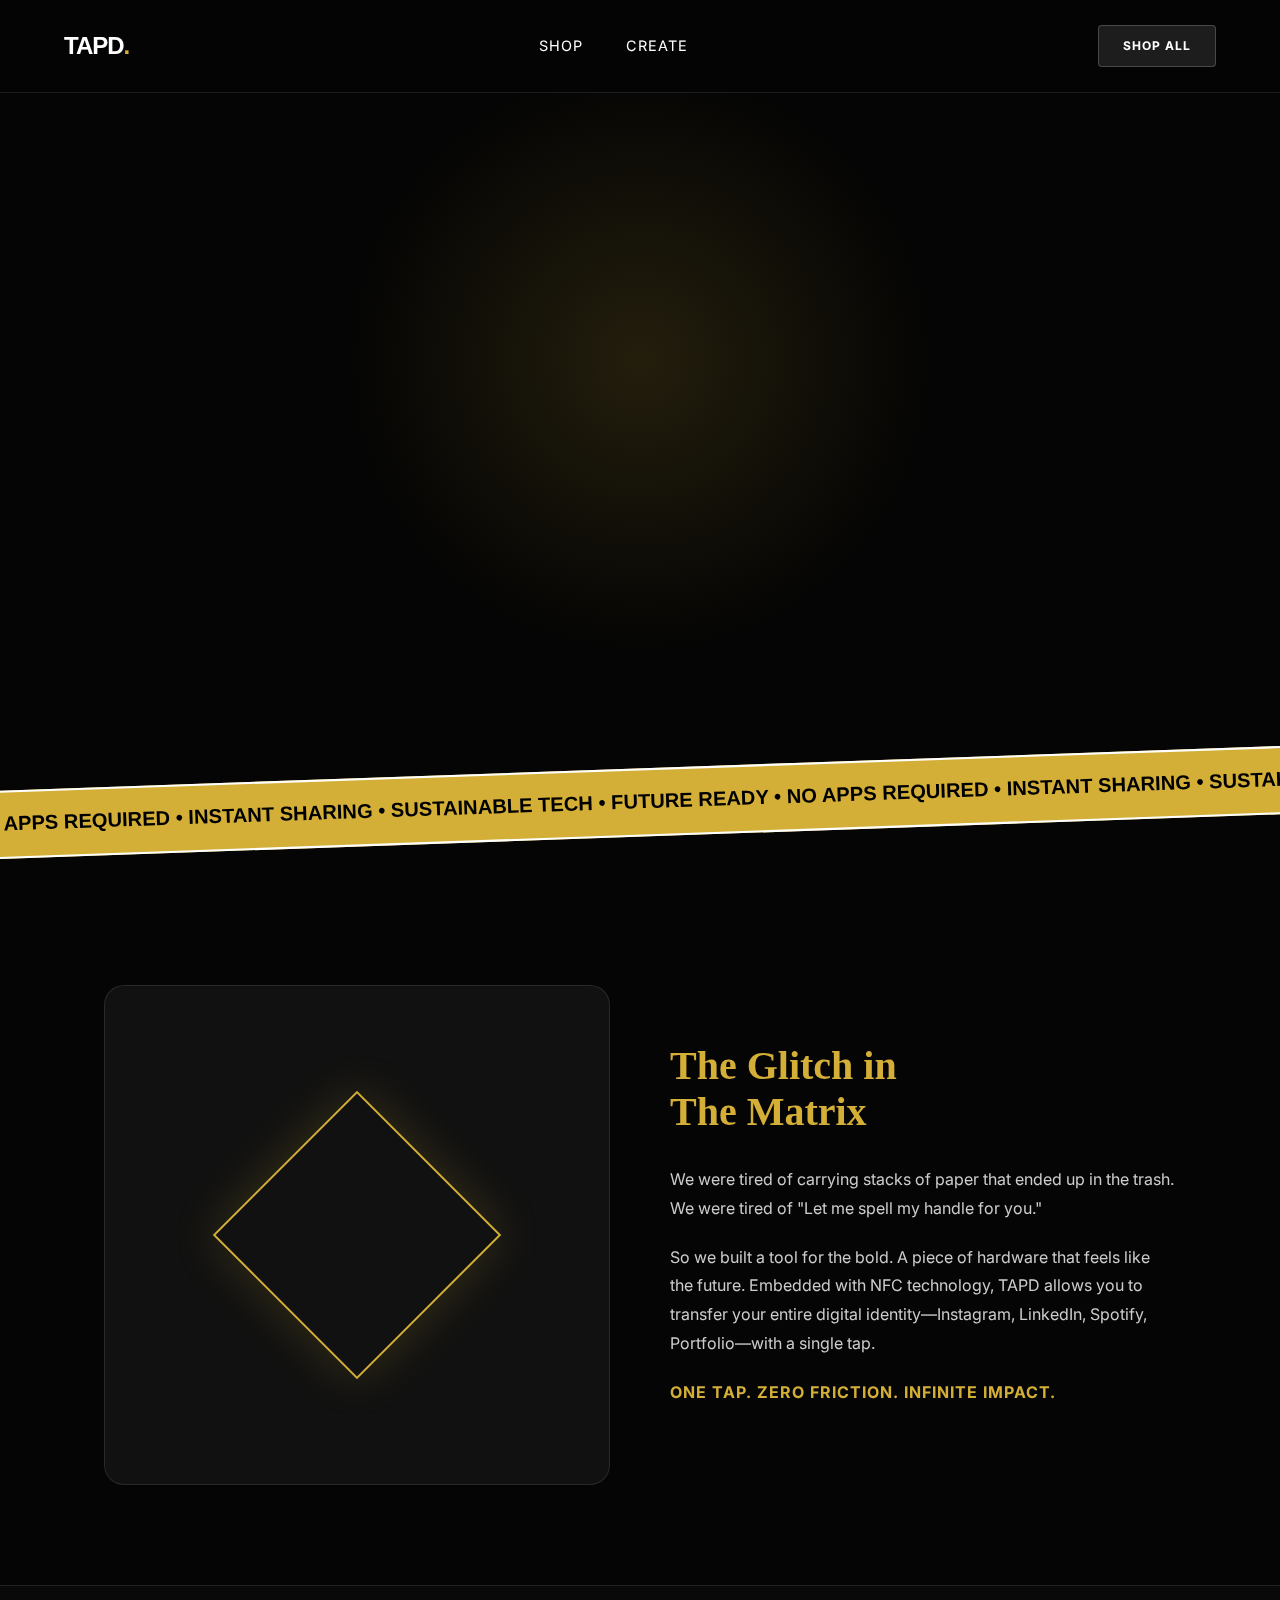
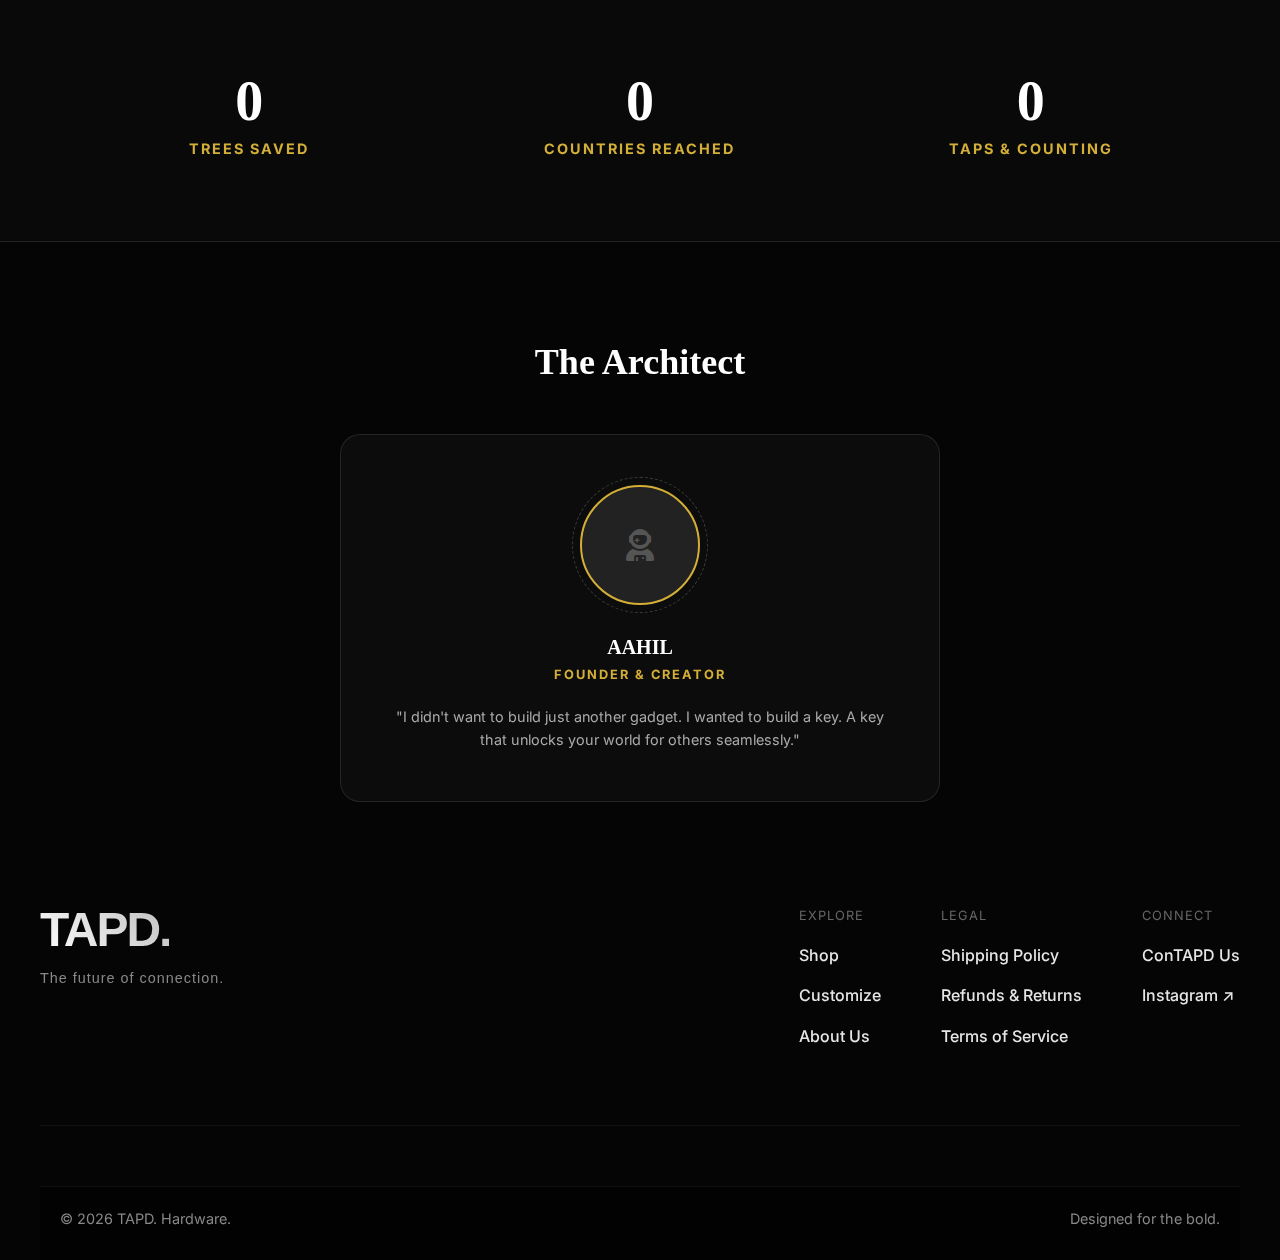
<file: about.html>
<!DOCTYPE html>
<html lang="en">
<head>
    <meta charset="UTF-8">
    <meta name="viewport" content="width=device-width, initial-scale=1.0, maximum-scale=1.0, user-scalable=no">
    <title>About The Legacy | TAPD.</title>
    
    <link rel="preconnect" href="https://fonts.googleapis.com">
    <link rel="preconnect" href="https://fonts.gstatic.com" crossorigin>
    <link href="https://fonts.googleapis.com/css2?family=Syncopate:wght@400;700&family=Inter:wght@300;400;600&display=swap" rel="stylesheet">
    <link rel="stylesheet" href="https://cdnjs.cloudflare.com/ajax/libs/font-awesome/6.4.2/css/all.min.css">
    
    <link rel="stylesheet" href="style.css">

    <style>
        /* =========================================
           ABOUT PAGE SPECIFIC STYLES
           ========================================= */
        :root {
            --gold: #D4AF37;
            --bg: #050505;
            --glass: rgba(255, 255, 255, 0.03);
            --border: rgba(255, 255, 255, 0.1);
        }

        body {
            background-color: var(--bg);
            color: white;
            font-family: 'Inter', sans-serif;
            overflow-x: hidden;
        }

        /* --- NAV (Consistent with Home) --- */
        nav {
            padding: 1.5rem 5%;
            display: flex;
            justify-content: space-between;
            align-items: center;
            position: fixed;
            width: 100%;
            top: 0;
            z-index: 100;
            backdrop-filter: blur(15px);
            -webkit-backdrop-filter: blur(15px);
            border-bottom: 1px solid var(--border);
            background: rgba(5, 5, 5, 0.85);
            box-sizing: border-box;
        }

        .logo { font-family: 'Syncopate', sans-serif; font-weight: 700; font-size: 1.5rem; letter-spacing: -1px; }
        .logo span { color: var(--gold); }

        /* --- HERO SECTION --- */
        .about-hero {
            min-height: 80vh;
            display: flex;
            flex-direction: column;
            justify-content: center;
            align-items: center;
            text-align: center;
            position: relative;
            padding: 100px 20px;
            overflow: hidden;
        }

        /* Moving Background Gradient */
        .bg-blob {
            position: absolute;
            top: 50%; left: 50%;
            width: 600px; height: 600px;
            background: radial-gradient(circle, rgba(212,175,55,0.15) 0%, transparent 70%);
            transform: translate(-50%, -50%);
            animation: pulseBlob 8s ease-in-out infinite;
            z-index: -1;
            pointer-events: none;
        }

        @keyframes pulseBlob {
            0%, 100% { transform: translate(-50%, -50%) scale(1); opacity: 0.5; }
            50% { transform: translate(-50%, -50%) scale(1.2); opacity: 0.8; }
        }

        .manifesto-title {
            font-family: 'Syncopate', sans-serif;
            font-size: 4rem;
            font-weight: 700;
            line-height: 1;
            text-transform: uppercase;
            margin-bottom: 20px;
            opacity: 0;
            animation: textReveal 1s cubic-bezier(0.2, 1, 0.2, 1) 0.2s forwards;
        }

        .manifesto-text {
            max-width: 700px;
            font-size: 1.2rem;
            color: #aaa;
            line-height: 1.6;
            opacity: 0;
            animation: fadeUp 1s ease 0.6s forwards;
        }

        @keyframes textReveal {
            from { transform: translateY(50px); opacity: 0; }
            to { transform: translateY(0); opacity: 1; }
        }

        /* --- SCROLL TEXT STRIP --- */
        .marquee-container {
            width: 100%;
            background: var(--gold);
            color: black;
            padding: 15px 0;
            overflow: hidden;
            white-space: nowrap;
            font-family: 'Syncopate', sans-serif;
            font-weight: 700;
            font-size: 1.2rem;
            transform: rotate(-2deg) scale(1.05); /* Jaunty angle */
            margin: 50px 0;
            border-top: 2px solid white;
            border-bottom: 2px solid white;
        }

        .marquee-content {
            display: inline-block;
            animation: scrollText 20s linear infinite;
        }

        @keyframes scrollText {
            from { transform: translateX(0); }
            to { transform: translateX(-50%); }
        }

        /* --- STORY GRID --- */
        .story-section {
            padding: 100px 5%;
            max-width: 1200px;
            margin: 0 auto;
        }

        .story-grid {
            display: grid;
            grid-template-columns: 1fr 1fr;
            gap: 60px;
            align-items: center;
        }

        .story-image {
            width: 100%;
            height: 500px;
            background: #111;
            border-radius: 20px;
            border: 1px solid var(--border);
            position: relative;
            overflow: hidden;
        }

        /* Abstract geometrical shape inside image box */
        .story-image::after {
            content: '';
            position: absolute;
            top: 50%; left: 50%;
            width: 200px; height: 200px;
            border: 2px solid var(--gold);
            transform: translate(-50%, -50%) rotate(45deg);
            box-shadow: 0 0 50px rgba(212,175,55,0.2);
            animation: spinSlow 20s linear infinite;
        }

        @keyframes spinSlow { to { transform: translate(-50%, -50%) rotate(405deg); } }

        .story-content h2 {
            font-family: 'Syncopate';
            font-size: 2.5rem;
            color: var(--gold);
            margin-bottom: 30px;
        }

        .story-content p {
            color: #ccc;
            line-height: 1.8;
            margin-bottom: 20px;
            font-size: 1rem;
        }

        /* --- STATS COUNTER --- */
        .stats-section {
            display: grid;
            grid-template-columns: repeat(3, 1fr);
            gap: 20px;
            padding: 80px 5%;
            border-top: 1px solid var(--border);
            border-bottom: 1px solid var(--border);
            background: rgba(255,255,255,0.02);
            text-align: center;
        }

        .stat-item h3 {
            font-family: 'Syncopate';
            font-size: 3.5rem;
            color: white;
            margin: 0;
            font-weight: 700;
        }
        
        .stat-item span {
            color: var(--gold);
            font-size: 0.9rem;
            text-transform: uppercase;
            letter-spacing: 2px;
            font-weight: bold;
        }

        /* --- TEAM / FOUNDER --- */
        .team-section {
            padding: 100px 5%;
            text-align: center;
        }

        .team-card {
            background: var(--glass);
            border: 1px solid var(--border);
            padding: 50px;
            border-radius: 20px;
            max-width: 600px;
            margin: 0 auto;
            position: relative;
            overflow: hidden;
            transition: 0.4s;
        }

        .team-card:hover {
            border-color: var(--gold);
            transform: translateY(-10px);
            box-shadow: 0 20px 50px rgba(0,0,0,0.5);
        }

        .avatar-circle {
            width: 120px; height: 120px;
            background: #222;
            border-radius: 50%;
            margin: 0 auto 30px;
            border: 2px solid var(--gold);
            display: flex; align-items: center; justify-content: center;
            font-size: 2rem; color: #555;
            position: relative;
        }
        
        /* Animated Ring around avatar */
        .avatar-circle::before {
            content:''; position: absolute; inset: -10px;
            border: 1px dashed rgba(255,255,255,0.2);
            border-radius: 50%;
            animation: spinSlow 10s linear infinite;
        }

        /* --- MOBILE --- */
        @media (max-width: 900px) {
            .manifesto-title { font-size: 2.2rem; }
            .story-grid { grid-template-columns: 1fr; }
            .story-image { height: 300px; order: -1; margin-bottom: 30px; }
            .stats-section { grid-template-columns: 1fr; gap: 50px; }
            .marquee-container { transform: rotate(-2deg) scale(1.1); font-size: 1rem; }
        }
    </style>
</head>
<body>

    <div class="noise-overlay"></div>
    
    <nav>
        <div class="logo">TAPD<span>.</span></div>
        <div class="nav-links">
            <a href="shop.html" style="color: white; text-decoration:none; margin-right:20px; font-size:0.9rem; letter-spacing:1px; text-transform:uppercase;">Shop</a>
            <a href="customize.html" style="color: white; text-decoration:none; font-size:0.9rem; letter-spacing:1px; text-transform:uppercase;">Create</a>
        </div>
        <a href="shop.html" style="text-decoration:none; padding:10px 24px; background:rgba(255,255,255,0.1); color:white; border-radius:4px; font-size:0.75rem; font-weight:700; text-transform:uppercase; letter-spacing:1px; border:1px solid rgba(255,255,255,0.2);">Shop All</a>
    </nav>

    <section class="about-hero">
        <div class="bg-blob"></div>
        <h1 class="manifesto-title">We Don't Just Network.<br><span style="color:var(--gold);">We Connect.</span></h1>
        <p class="manifesto-text">
            The paper business card was invented in the 15th century. It died today. 
            TAPD is the bridge between your physical presence and your digital legacy.
        </p>
    </section>

    <div class="marquee-container">
        <div class="marquee-content">
            NO APPS REQUIRED • INSTANT SHARING • SUSTAINABLE TECH • FUTURE READY • NO APPS REQUIRED • INSTANT SHARING • SUSTAINABLE TECH • FUTURE READY • NO APPS REQUIRED • INSTANT SHARING •
        </div>
    </div>

    <section class="story-section">
        <div class="story-grid">
            <div class="story-image">
                </div>
            <div class="story-content">
                <h2>The Glitch in <br>The Matrix</h2>
                <p>
                    We were tired of carrying stacks of paper that ended up in the trash. We were tired of "Let me spell my handle for you."
                </p>
                <p>
                    So we built a tool for the bold. A piece of hardware that feels like the future. Embedded with NFC technology, TAPD allows you to transfer your entire digital identity—Instagram, LinkedIn, Spotify, Portfolio—with a single tap.
                </p>
                <p style="color:var(--gold); font-weight:bold; letter-spacing:1px;">
                    ONE TAP. ZERO FRICTION. INFINITE IMPACT.
                </p>
            </div>
        </div>
    </section>

    <section class="stats-section" id="stats">
        <div class="stat-item">
            <h3 data-target="50000">0</h3>
            <span>Trees Saved</span>
        </div>
        <div class="stat-item">
            <h3 data-target="150">0</h3>
            <span>Countries Reached</span>
        </div>
        <div class="stat-item">
            <h3 data-target="1000000">0</h3>
            <span>Taps & Counting</span>
        </div>
    </section>

    <section class="team-section">
        <h2 style="font-family:'Syncopate'; margin-bottom:50px;">The Architect</h2>
        
        <div class="team-card">
            <div class="avatar-circle">
                <i class="fa-solid fa-user-astronaut"></i>
            </div>
            <h3 style="font-family:'Syncopate'; margin-bottom:5px;">AAHIL</h3>
            <div style="color:var(--gold); font-size:0.8rem; letter-spacing:2px; font-weight:bold; margin-bottom:20px;">FOUNDER & CREATOR</div>
            <p style="color:#aaa; font-size:0.9rem;">
                "I didn't want to build just another gadget. I wanted to build a key. A key that unlocks your world for others seamlessly."
            </p>
        </div>
    </section>

    <footer class="TAPD-footer">
        <div class="footer-content">
            <div class="footer-brand">
                <h2 class="footer-logo">TAPD.</h2>
                <p class="footer-tagline">The future of connection.</p>
            </div>
    
            <div class="footer-links-group">
                <ul class="footer-nav">
                    <li><span style="color:#666; font-size:0.8rem; text-transform:uppercase; letter-spacing:1px;">Explore</span></li>
                    <li><a href="shop.html" class="footer-link">Shop</a></li>
                    <li><a href="customize.html" class="footer-link">Customize</a></li>
                    <li><a href="about.html" class="footer-link">About Us</a></li>
                </ul>
                <ul class="footer-nav">
                    <li><span style="color:#666; font-size:0.8rem; text-transform:uppercase; letter-spacing:1px;">Legal</span></li>
                    <li><a href="legal.html#shipping" class="footer-link">Shipping Policy</a></li>
                    <li><a href="legal.html#refunds" class="footer-link">Refunds & Returns</a></li>
                    <li><a href="legal.html#terms" class="footer-link">Terms of Service</a></li>
                </ul>
                <ul class="footer-nav">
                    <li><span style="color:#666; font-size:0.8rem; text-transform:uppercase; letter-spacing:1px;">Connect</span></li>
                    <li><a href="contact.html" class="footer-link">ConTAPD Us</a></li>
                    <li><a href="https://instagram.com/TAPD_.t" target="_blank" class="footer-link">Instagram ↗</a></li>
                </ul>
            </div>
        </div>
        <div class="footer-bottom">
            <p>&copy; 2026 TAPD. Hardware.</p>
            <p class="fade-text">Designed for the bold.</p>
        </div>
    </footer>

    <script>
        // --- NUMBER COUNTER ANIMATION ---
        const statsSection = document.getElementById('stats');
        const counters = document.querySelectorAll('.stat-item h3');
        let started = false;

        const startCounting = () => {
            counters.forEach(counter => {
                const target = +counter.getAttribute('data-target');
                const duration = 2000; // 2 seconds
                const step = target / (duration / 16); // 60fps

                let current = 0;
                const updateCounter = () => {
                    current += step;
                    if(current < target) {
                        // Format numbers (e.g., 1,000,000)
                        counter.innerText = Math.ceil(current).toLocaleString() + "+";
                        requestAnimationFrame(updateCounter);
                    } else {
                        counter.innerText = target.toLocaleString() + "+";
                    }
                };
                updateCounter();
            });
        };

        // Trigger animation when scrolled into view
        const observer = new IntersectionObserver((entries) => {
            if(entries[0].isIntersecting && !started) {
                startCounting();
                started = true;
            }
        });

        observer.observe(statsSection);
    </script>
</body>
</html>
</file>
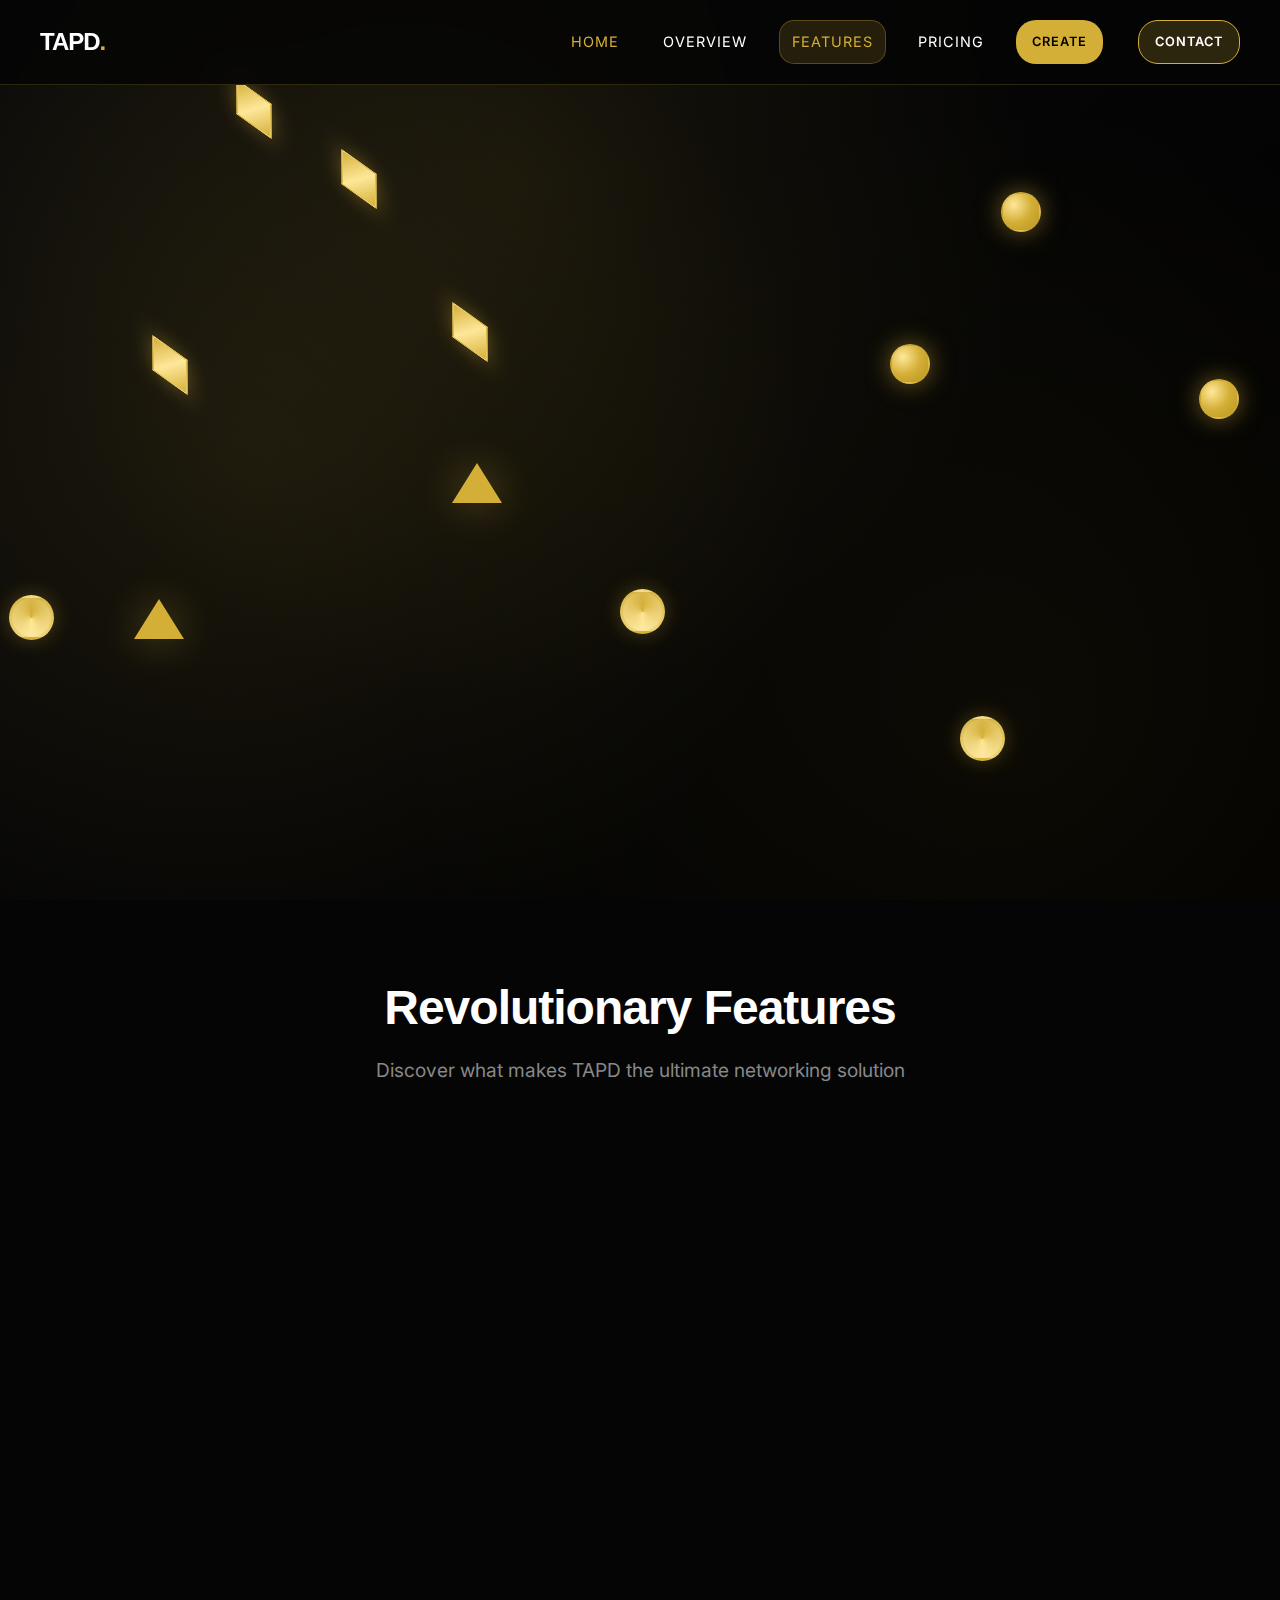
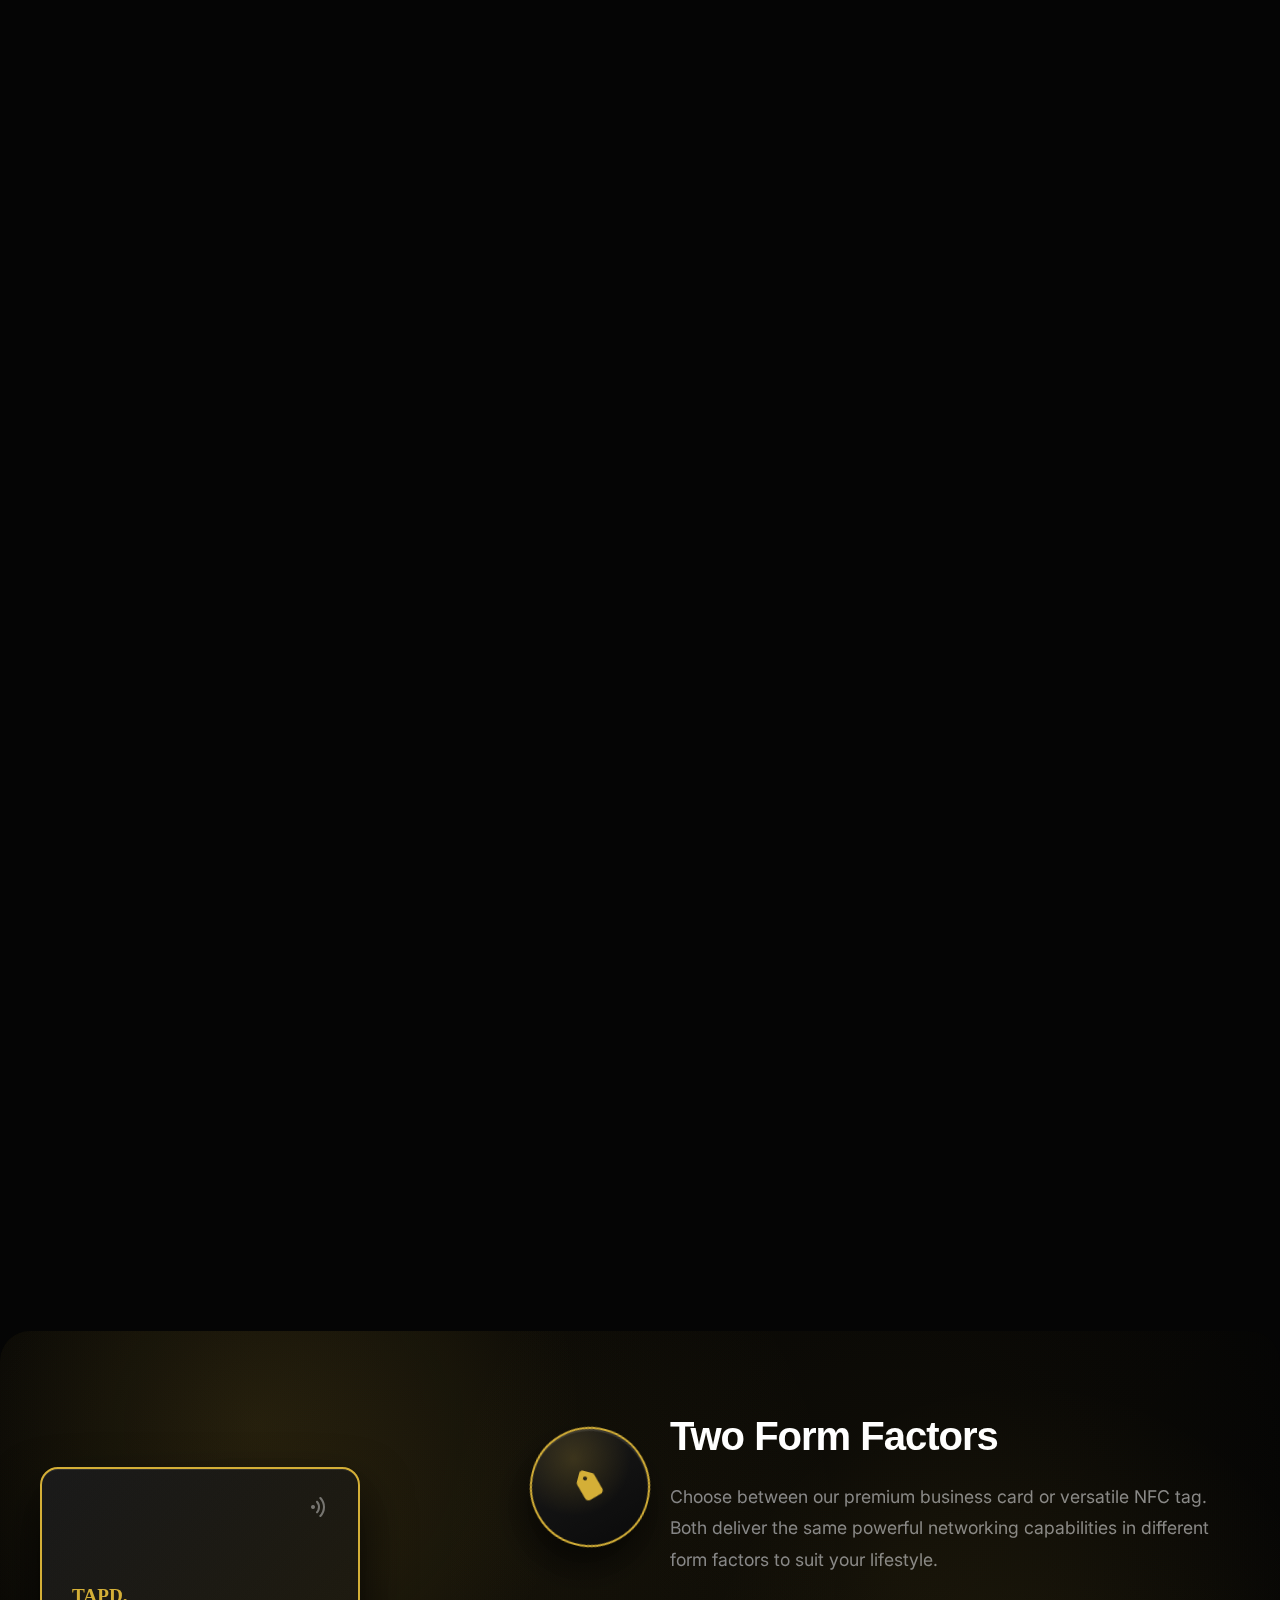
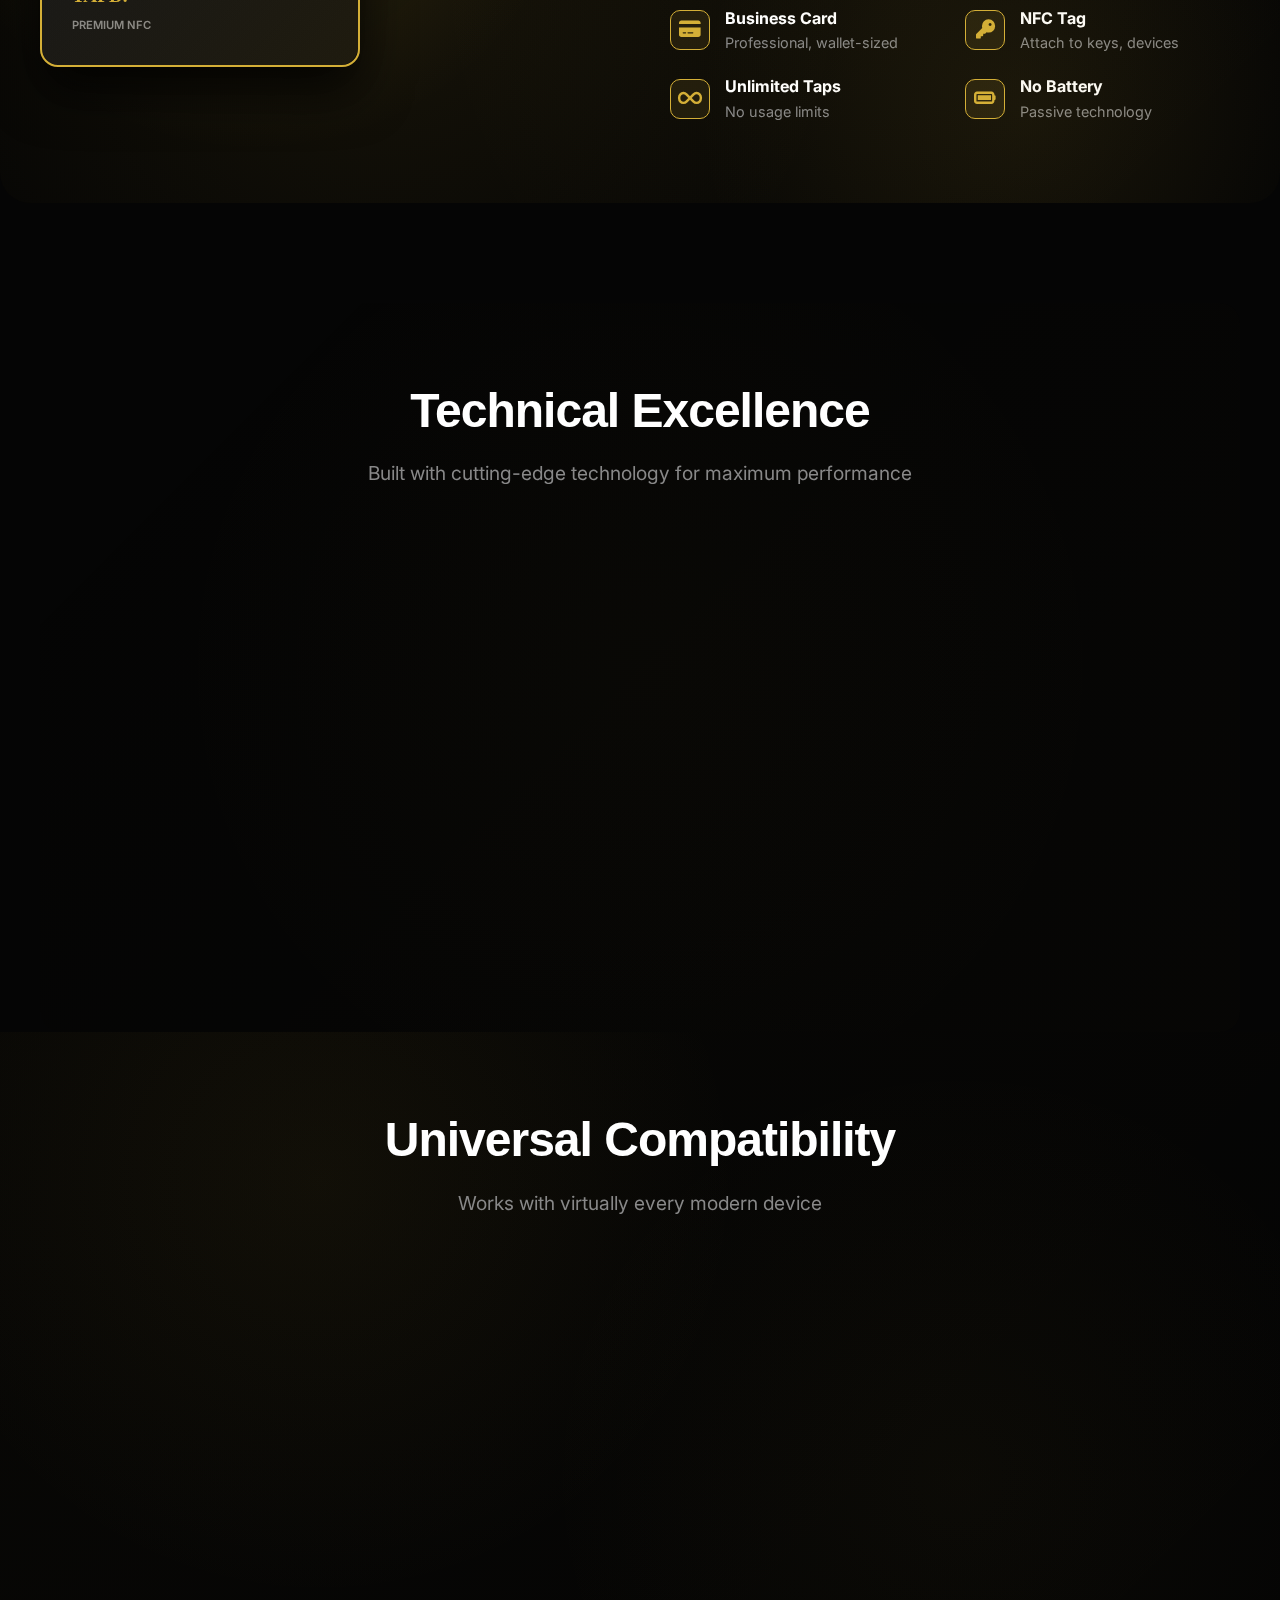
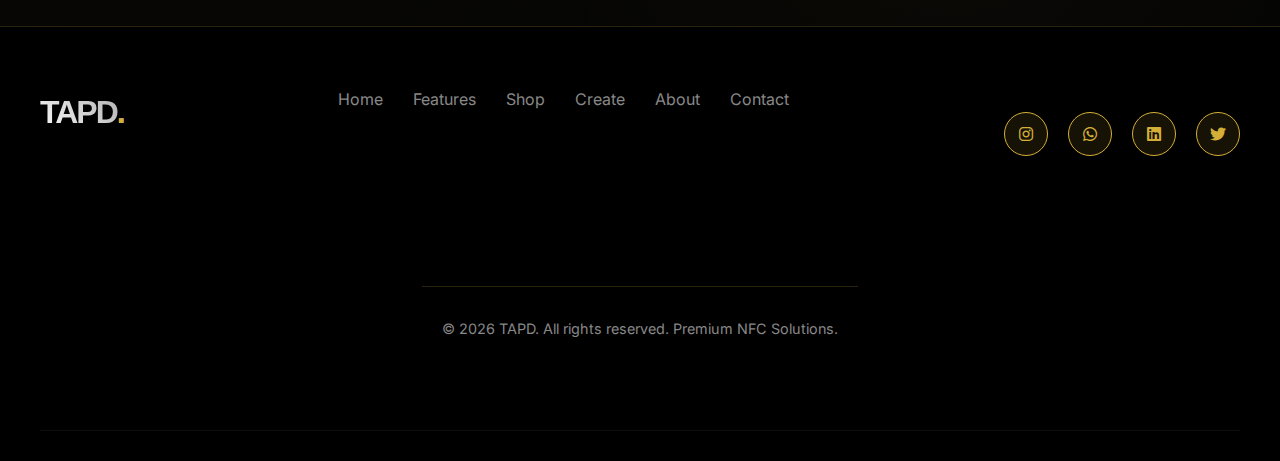
<file: features.html>
<!DOCTYPE html>
<html lang="en">
<head>
    <meta charset="UTF-8">
    <meta name="viewport" content="width=device-width, initial-scale=1.0">
    <title>Features - TAPD Premium NFC Solutions</title>
    
    <!-- PREMIUM FONTS -->
    <link href="https://fonts.googleapis.com/css2?family=Syncopate:wght@400;700&family=Inter:wght@300;400;600;700&family=JetBrains+Mono:wght@400;600&display=swap" rel="stylesheet">
    
    <!-- FONT AWESOME -->
    <link rel="stylesheet" href="https://cdnjs.cloudflare.com/ajax/libs/font-awesome/6.4.0/css/all.min.css">
    
    <!-- STYLES -->
    <link rel="stylesheet" href="style.css">
    <link rel="stylesheet" href="navigation.css">
    
    <style>
        :root {
            --gold: #D4AF37;
            --dark: #050505;
            --darker: #000000;
            --light: #ffffff;
            --gray: #888888;
            --border: rgba(212,175,55,0.2);
        }

        * {
            margin: 0;
            padding: 0;
            box-sizing: border-box;
        }

        body {
            font-family: 'Inter', sans-serif;
            background: var(--dark);
            color: var(--light);
            overflow-x: hidden;
            line-height: 1.6;
        }

        /* --- PREMIUM NAVIGATION --- */
        nav {
            position: fixed;
            top: 0;
            width: 100%;
            padding: 20px 40px;
            display: flex;
            justify-content: space-between;
            align-items: center;
            z-index: 1000;
            backdrop-filter: blur(15px);
            -webkit-backdrop-filter: blur(15px);
            border-bottom: 1px solid var(--border);
            background: rgba(5, 5, 5, 0.85);
            box-sizing: border-box;
        }

        .logo { 
            font-family: 'Syncopate', sans-serif; 
            font-weight: 700; 
            font-size: 1.5rem; 
            letter-spacing: -1px; 
        }
        .logo span { color: var(--gold); }

        .nav-links {
            display: flex;
            align-items: center;
            gap: 20px;
        }

        .nav-links a {
            color: white;
            text-decoration: none;
            font-size: 0.9rem;
            letter-spacing: 1px;
            text-transform: uppercase;
            transition: color 0.3s ease;
        }

        .nav-links a:hover {
            color: var(--gold);
        }

        .nav-links a:first-child {
            color: var(--gold);
        }

        /* --- ENHANCED HERO SECTION --- */
        .hero-section {
            min-height: 100vh;
            display: flex;
            align-items: center;
            justify-content: center;
            position: relative;
            padding: 120px 20px 60px;
            overflow: hidden;
            perspective: 1200px;
            background: 
                radial-gradient(circle at 20% 50%, rgba(212,175,55,0.1) 0%, transparent 50%),
                radial-gradient(circle at 80% 80%, rgba(212,175,55,0.05) 0%, transparent 50%),
                radial-gradient(circle at 40% 20%, rgba(212,175,55,0.08) 0%, transparent 50%),
                linear-gradient(135deg, #0a0a0a 0%, #000000 100%);
        }

        .hero-bg-animation {
            position: absolute;
            width: 100%;
            height: 100%;
            top: 0;
            left: 0;
            pointer-events: none;
            overflow: hidden;
        }

        .floating-3d-element {
            position: absolute;
            transform-style: preserve-3d;
            animation: float3D 20s infinite ease-in-out;
        }

        @keyframes float3D {
            0%, 100% { transform: translateY(0) rotateX(0deg) rotateY(0deg) rotateZ(0deg); }
            25% { transform: translateY(-30px) rotateX(15deg) rotateY(45deg) rotateZ(5deg); }
            50% { transform: translateY(20px) rotateX(-10deg) rotateY(-30deg) rotateZ(-5deg); }
            75% { transform: translateY(-15px) rotateX(5deg) rotateY(15deg) rotateZ(3deg); }
        }

        .hero-content {
            text-align: center;
            max-width: 900px;
            z-index: 10;
            position: relative;
        }

        .hero-title {
            font-family: 'Syncopate', sans-serif;
            font-size: 4rem;
            font-weight: 700;
            color: var(--light);
            margin-bottom: 20px;
            letter-spacing: -2px;
            opacity: 0;
            animation: fadeInUp 1s ease forwards;
        }

        .hero-subtitle {
            font-size: 1.3rem;
            color: var(--gray);
            margin-bottom: 40px;
            opacity: 0;
            animation: fadeInUp 1s ease 0.2s forwards;
        }

        @keyframes fadeInUp {
            from {
                opacity: 0;
                transform: translateY(30px);
            }
            to {
                opacity: 1;
                transform: translateY(0);
            }
        }

        /* --- 3D FEATURE CARDS --- */
        .features-container {
            max-width: 1400px;
            margin: 0 auto;
            padding: 80px 20px;
        }

        .section-header {
            text-align: center;
            margin-bottom: 80px;
        }

        .section-title {
            font-family: 'Syncopate', sans-serif;
            font-size: 3rem;
            font-weight: 700;
            color: var(--light);
            margin-bottom: 20px;
            letter-spacing: -1px;
        }

        .section-subtitle {
            font-size: 1.2rem;
            color: var(--gray);
            max-width: 600px;
            margin: 0 auto;
        }

        .features-grid {
            display: grid;
            grid-template-columns: repeat(auto-fit, minmax(400px, 1fr));
            gap: 40px;
            margin-bottom: 100px;
        }

        .feature-3d-card {
            background: 
                linear-gradient(135deg, rgba(26,26,26,0.95) 0%, rgba(10,10,10,0.95) 100%),
                radial-gradient(circle at 50% 0%, rgba(212,175,55,0.1) 0%, transparent 70%);
            border: 1px solid rgba(212,175,55,0.3);
            border-radius: 24px;
            padding: 45px;
            position: relative;
            transform-style: preserve-3d;
            transition: all 0.6s cubic-bezier(0.23, 1, 0.32, 1);
            cursor: pointer;
            overflow: hidden;
            backdrop-filter: blur(10px);
            box-shadow: 
                0 10px 40px rgba(0,0,0,0.5),
                inset 0 1px 0 rgba(255,255,255,0.1);
        }

        .feature-3d-card::before {
            content: '';
            position: absolute;
            top: 0;
            left: 0;
            right: 0;
            bottom: 0;
            background: linear-gradient(135deg, transparent 0%, rgba(212,175,55,0.15) 100%);
            opacity: 0;
            transition: opacity 0.4s ease;
            pointer-events: none;
            border-radius: 24px;
        }

        .feature-3d-card::after {
            content: '';
            position: absolute;
            top: -50%;
            left: -50%;
            width: 200%;
            height: 200%;
            background: linear-gradient(45deg, transparent 30%, rgba(255,255,255,0.1) 50%, transparent 70%);
            transform: rotate(45deg);
            transition: transform 0.8s ease;
            pointer-events: none;
        }

        .feature-3d-card:hover {
            transform: translateY(-15px) rotateX(5deg) rotateY(8deg) scale(1.02);
            border-color: var(--gold);
            box-shadow: 
                0 20px 60px rgba(212,175,55,0.2),
                0 10px 40px rgba(0,0,0,0.6),
                inset 0 1px 0 rgba(255,255,255,0.2);
        }

        .feature-3d-card:hover::before {
            opacity: 1;
        }

        .feature-3d-card:hover::after {
            transform: rotate(45deg) translate(100%, 100%);
        }

        .feature-icon-3d {
            width: 90px;
            height: 90px;
            background: 
                linear-gradient(135deg, var(--gold) 0%, #FEE799 50%, var(--gold) 100%);
            border-radius: 24px;
            display: flex;
            align-items: center;
            justify-content: center;
            font-size: 2.2rem;
            color: var(--dark);
            margin-bottom: 30px;
            transform-style: preserve-3d;
            animation: iconFloat 4s ease-in-out infinite;
            box-shadow: 
                0 15px 35px rgba(212,175,55,0.4),
                inset 0 2px 0 rgba(255,255,255,0.3);
            position: relative;
            overflow: hidden;
        }

        .feature-icon-3d::before {
            content: '';
            position: absolute;
            top: -50%;
            left: -50%;
            width: 200%;
            height: 200%;
            background: linear-gradient(45deg, transparent 30%, rgba(255,255,255,0.3) 50%, transparent 70%);
            transform: rotate(45deg);
            animation: iconShine 3s ease-in-out infinite;
        }

        @keyframes iconShine {
            0% { transform: translateX(-100%) translateY(-100%) rotate(45deg); }
            50% { transform: translateX(100%) translateY(100%) rotate(45deg); }
            100% { transform: translateX(100%) translateY(100%) rotate(45deg); }
        }

        @keyframes iconFloat {
            0%, 100% { transform: translateY(0) rotateZ(0deg); }
            50% { transform: translateY(-5px) rotateZ(2deg); }
        }

        .feature-title {
            font-family: 'Syncopate', sans-serif;
            font-size: 1.5rem;
            font-weight: 700;
            color: var(--light);
            margin-bottom: 15px;
            letter-spacing: -0.5px;
        }

        .feature-description {
            color: var(--gray);
            line-height: 1.7;
            margin-bottom: 20px;
        }

        .feature-highlights {
            list-style: none;
        }

        .feature-highlights li {
            color: var(--gray);
            margin-bottom: 10px;
            padding-left: 25px;
            position: relative;
        }

        .feature-highlights li::before {
            content: '▸';
            position: absolute;
            left: 0;
            color: var(--gold);
            font-weight: bold;
        }

        /* --- ENHANCED 3D PRODUCT SHOWCASE --- */
        .product-showcase {
            margin: 100px 0;
            padding: 80px 20px;
            background: 
                radial-gradient(circle at 30% 50%, rgba(212,175,55,0.08) 0%, transparent 50%),
                radial-gradient(circle at 70% 50%, rgba(212,175,55,0.05) 0%, transparent 50%),
                linear-gradient(135deg, rgba(212,175,55,0.02) 0%, transparent 100%);
            border-radius: 30px;
            position: relative;
            overflow: hidden;
            backdrop-filter: blur(5px);
        }

        .product-showcase::before {
            content: '';
            position: absolute;
            top: 0;
            left: 0;
            right: 0;
            bottom: 0;
            background: 
                radial-gradient(circle at 20% 20%, rgba(212,175,55,0.1) 0%, transparent 30%),
                radial-gradient(circle at 80% 80%, rgba(212,175,55,0.08) 0%, transparent 30%);
            pointer-events: none;
        }

        .showcase-content {
            max-width: 1200px;
            margin: 0 auto;
            display: grid;
            grid-template-columns: 1fr 1fr;
            gap: 60px;
            align-items: center;
        }

        .product-3d-display {
            position: relative;
            transform-style: preserve-3d;
            animation: productFloat 8s ease-in-out infinite;
            perspective: 1000px;
        }

        @keyframes productFloat {
            0%, 100% { transform: translateY(0) rotateY(0deg) rotateX(0deg); }
            25% { transform: translateY(-20px) rotateY(90deg) rotateX(5deg); }
            50% { transform: translateY(10px) rotateY(180deg) rotateX(-3deg); }
            75% { transform: translateY(-10px) rotateY(270deg) rotateX(2deg); }
        }

        .product-3d-card {
            width: 320px;
            height: 200px;
            background: 
                linear-gradient(135deg, #1a1a1a 0%, #0a0a0a 100%),
                radial-gradient(circle at 80% 20%, rgba(212,175,55,0.1) 0%, transparent 50%);
            border: 2px solid var(--gold);
            border-radius: 18px;
            position: relative;
            transform-style: preserve-3d;
            box-shadow: 
                0 25px 50px rgba(0,0,0,0.8),
                inset 0 1px 0 rgba(255,255,255,0.1);
            backdrop-filter: blur(10px);
            transition: all 0.4s ease;
        }

        .product-3d-card::before {
            content: '';
            position: absolute;
            top: 0;
            left: 0;
            right: 0;
            bottom: 0;
            background: linear-gradient(135deg, transparent 0%, rgba(212,175,55,0.1) 100%);
            border-radius: 18px;
            pointer-events: none;
        }

        .product-3d-tag {
            width: 120px; /* 2 inches = 50.8mm, converted to CSS pixels */
            height: 120px;
            background: 
                radial-gradient(circle at 30% 30%, rgba(212,175,55,0.2) 0%, transparent 50%),
                linear-gradient(135deg, #1a1a1a 0%, #0a0a0a 100%);
            border: 2px solid var(--gold);
            border-radius: 50%; /* Perfect circle for 2-inch round tag */
            position: absolute;
            top: -40px;
            right: -40px;
            transform: rotate(15deg);
            display: flex;
            align-items: center;
            justify-content: center;
            box-shadow: 
                0 20px 40px rgba(0,0,0,0.7),
                inset 0 2px 0 rgba(255,255,255,0.1);
            animation: tagPulse 3s ease-in-out infinite;
        }

        @keyframes tagPulse {
            0%, 100% { transform: rotate(15deg) scale(1); }
            50% { transform: rotate(15deg) scale(1.05); }
        }

        .showcase-info h3 {
            font-family: 'Syncopate', sans-serif;
            font-size: 2.5rem;
            font-weight: 700;
            color: var(--light);
            margin-bottom: 20px;
            letter-spacing: -1px;
        }

        .showcase-info p {
            color: var(--gray);
            font-size: 1.1rem;
            line-height: 1.8;
            margin-bottom: 30px;
        }

        .product-features {
            display: grid;
            grid-template-columns: 1fr 1fr;
            gap: 20px;
        }

        .product-feature-item {
            display: flex;
            align-items: center;
            gap: 15px;
        }

        .product-feature-icon {
            width: 40px;
            height: 40px;
            background: rgba(212,175,55,0.1);
            border: 1px solid var(--gold);
            border-radius: 10px;
            display: flex;
            align-items: center;
            justify-content: center;
            color: var(--gold);
            font-size: 1.2rem;
        }

        /* --- ENHANCED TECHNICAL SPECS 3D --- */
        .tech-specs {
            padding: 80px 20px;
            max-width: 1200px;
            margin: 0 auto;
            background: 
                radial-gradient(circle at 50% 50%, rgba(212,175,55,0.02) 0%, transparent 70%),
                linear-gradient(135deg, transparent 0%, rgba(212,175,55,0.01) 100%);
            border-radius: 20px;
            backdrop-filter: blur(5px);
        }

        .specs-3d-grid {
            display: grid;
            grid-template-columns: repeat(auto-fit, minmax(280px, 1fr));
            gap: 30px;
            margin-top: 50px;
        }

        .spec-3d-card {
            background: 
                linear-gradient(135deg, rgba(26,26,26,0.8) 0%, rgba(10,10,10,0.8) 100%),
                radial-gradient(circle at 50% 0%, rgba(212,175,55,0.05) 0%, transparent 50%);
            border: 1px solid rgba(212,175,55,0.3);
            border-radius: 20px;
            padding: 35px;
            text-align: center;
            transform-style: preserve-3d;
            transition: all 0.5s cubic-bezier(0.23, 1, 0.32, 1);
            position: relative;
            overflow: hidden;
            backdrop-filter: blur(10px);
            box-shadow: 
                0 10px 30px rgba(0,0,0,0.4),
                inset 0 1px 0 rgba(255,255,255,0.1);
        }

        .spec-3d-card::before {
            content: '';
            position: absolute;
            top: 0;
            left: 0;
            right: 0;
            bottom: 0;
            background: linear-gradient(135deg, transparent 0%, rgba(212,175,55,0.1) 100%);
            opacity: 0;
            transition: opacity 0.4s ease;
            border-radius: 20px;
            pointer-events: none;
        }

        .spec-3d-card::after {
            content: '';
            position: absolute;
            top: -50%;
            left: -50%;
            width: 200%;
            height: 200%;
            background: linear-gradient(45deg, transparent 30%, rgba(212,175,55,0.15) 50%, transparent 70%);
            transform: rotate(45deg);
            transition: transform 0.8s ease;
            pointer-events: none;
        }

        .spec-3d-card:hover {
            transform: translateY(-8px) rotateX(3deg) rotateY(3deg) scale(1.02);
            border-color: var(--gold);
            box-shadow: 
                0 20px 50px rgba(212,175,55,0.15),
                0 10px 30px rgba(0,0,0,0.5),
                inset 0 1px 0 rgba(255,255,255,0.2);
        }

        .spec-3d-card:hover::before {
            opacity: 1;
        }

        .spec-3d-card:hover::after {
            transform: rotate(45deg) translate(50%, 50%);
        }

        .spec-value {
            font-family: 'Syncopate', sans-serif;
            font-size: 2.8rem;
            font-weight: 700;
            color: var(--gold);
            margin-bottom: 10px;
            text-shadow: 0 0 20px rgba(212,175,55,0.3);
            position: relative;
            z-index: 2;
        }

        .spec-label {
            color: var(--gray);
            font-size: 0.9rem;
            text-transform: uppercase;
            letter-spacing: 1px;
            font-weight: 600;
            position: relative;
            z-index: 2;
        }

        /* --- ENHANCED COMPATIBILITY 3D SECTION --- */
        .compatibility-section {
            padding: 80px 20px;
            background: 
                radial-gradient(circle at 25% 25%, rgba(212,175,55,0.05) 0%, transparent 40%),
                radial-gradient(circle at 75% 75%, rgba(212,175,55,0.03) 0%, transparent 40%),
                linear-gradient(135deg, rgba(212,175,55,0.02) 0%, transparent 100%);
            backdrop-filter: blur(5px);
        }

        .compatibility-3d-devices {
            max-width: 1000px;
            margin: 50px auto;
            display: flex;
            justify-content: space-around;
            align-items: center;
            flex-wrap: wrap;
            gap: 40px;
        }

        .device-3d-item {
            text-align: center;
            transform-style: preserve-3d;
            animation: deviceFloat 5s ease-in-out infinite;
            position: relative;
        }

        .device-3d-item:nth-child(2) {
            animation-delay: 0.8s;
        }

        .device-3d-item:nth-child(3) {
            animation-delay: 1.6s;
        }

        .device-3d-item:nth-child(4) {
            animation-delay: 2.4s;
        }

        @keyframes deviceFloat {
            0%, 100% { transform: translateY(0) rotateZ(0deg) rotateY(0deg); }
            25% { transform: translateY(-15px) rotateZ(3deg) rotateY(45deg); }
            50% { transform: translateY(8px) rotateZ(-2deg) rotateY(90deg); }
            75% { transform: translateY(-8px) rotateZ(2deg) rotateY(135deg); }
        }

        .device-icon-3d {
            width: 110px;
            height: 110px;
            background: 
                radial-gradient(circle at 30% 30%, rgba(212,175,55,0.2) 0%, transparent 50%),
                linear-gradient(135deg, rgba(212,175,55,0.1) 0%, rgba(212,175,55,0.05) 100%);
            border: 2px solid var(--gold);
            border-radius: 25px;
            display: flex;
            align-items: center;
            justify-content: center;
            font-size: 2.8rem;
            color: var(--gold);
            margin: 0 auto 25px;
            box-shadow: 
                0 15px 35px rgba(212,175,55,0.25),
                inset 0 2px 0 rgba(255,255,255,0.2);
            position: relative;
            overflow: hidden;
            transition: all 0.4s ease;
        }

        .device-icon-3d::before {
            content: '';
            position: absolute;
            top: -50%;
            left: -50%;
            width: 200%;
            height: 200%;
            background: linear-gradient(45deg, transparent 30%, rgba(255,255,255,0.2) 50%, transparent 70%);
            transform: rotate(45deg);
            animation: deviceShine 4s ease-in-out infinite;
        }

        @keyframes deviceShine {
            0% { transform: translateX(-100%) translateY(-100%) rotate(45deg); }
            50% { transform: translateX(100%) translateY(100%) rotate(45deg); }
            100% { transform: translateX(100%) translateY(100%) rotate(45deg); }
        }

        .device-3d-item:hover .device-icon-3d {
            transform: scale(1.1) rotateY(180deg);
            border-color: var(--gold);
            box-shadow: 
                0 20px 45px rgba(212,175,55,0.35),
                inset 0 2px 0 rgba(255,255,255,0.3);
        }

        .device-name {
            font-family: 'Syncopate', sans-serif;
            font-size: 1.2rem;
            font-weight: 700;
            color: var(--light);
            margin-bottom: 8px;
            text-shadow: 0 0 10px rgba(212,175,55,0.2);
        }

        .device-desc {
            color: var(--gray);
            font-size: 0.95rem;
            font-weight: 500;
        }

        /* --- FOOTER --- */
        footer {
            background: var(--darker);
            padding: 60px 20px 30px;
            text-align: center;
            border-top: 1px solid var(--border);
        }

        .footer-content {
            max-width: 1200px;
            margin: 0 auto;
        }

        .footer-logo {
            font-family: 'Syncopate', sans-serif;
            font-size: 2rem;
            font-weight: 700;
            color: var(--light);
            margin-bottom: 20px;
        }

        .footer-logo span {
            color: var(--gold);
        }

        .footer-links {
            display: flex;
            justify-content: center;
            gap: 30px;
            margin-bottom: 30px;
            flex-wrap: wrap;
        }

        .footer-links a {
            color: var(--gray);
            text-decoration: none;
            transition: color 0.3s ease;
        }

        .footer-links a:hover {
            color: var(--gold);
        }

        .footer-social {
            display: flex;
            justify-content: center;
            gap: 20px;
            margin-bottom: 30px;
        }

        .social-icon {
            width: 40px;
            height: 40px;
            background: rgba(212,175,55,0.1);
            border: 1px solid var(--gold);
            border-radius: 50%;
            display: flex;
            align-items: center;
            justify-content: center;
            color: var(--gold);
            text-decoration: none;
            transition: all 0.3s ease;
        }

        .social-icon:hover {
            background: var(--gold);
            color: var(--dark);
            transform: translateY(-3px);
        }

        .footer-bottom {
            padding-top: 30px;
            border-top: 1px solid var(--border);
            color: var(--gray);
            font-size: 0.9rem;
        }

        /* --- MOBILE RESPONSIVE --- */
        @media (max-width: 768px) {
            .nav-links {
                display: none;
            }

            .hero-title {
                font-size: 2.5rem;
            }

            .hero-subtitle {
                font-size: 1.1rem;
            }

            .features-grid {
                grid-template-columns: 1fr;
                gap: 30px;
            }

            .showcase-content {
                grid-template-columns: 1fr;
                gap: 40px;
            }

            .product-3d-display {
                margin: 0 auto;
            }

            .compatibility-3d-devices {
                flex-direction: column;
                gap: 30px;
            }

            .specs-3d-grid {
                grid-template-columns: 1fr;
            }
        }
    </style>
</head>
<body>
    <!-- NAVIGATION -->
    <nav>
        <div class="logo">TAPD<span>.</span></div>
        <div class="nav-links">
            <a href="index.html">Home</a>
            <a href="overview.html">Overview</a>
            <a href="features.html" style="color: var(--gold);">Features</a>
            <a href="shop.html">Pricing</a>
            <a href="customize.html" style="background: var(--gold); color: black; padding: 8px 16px; border-radius: 20px; font-size:0.8rem; letter-spacing:1px; text-transform:uppercase; font-weight: 600; margin-right:15px;">Create</a>
            <a href="contact.html" style="background: rgba(212,175,55,0.2); color: white; padding: 8px 16px; border-radius: 20px; font-size:0.8rem; letter-spacing:1px; text-transform:uppercase; font-weight: 600; border: 1px solid var(--gold);">Contact</a>
        </div>
    </nav>

    <!-- HERO SECTION -->
    <section class="hero-section">
        <div class="hero-bg-animation" id="hero-animation"></div>
        <div class="hero-content">
            <h1 class="hero-title">Premium Features</h1>
            <p class="hero-subtitle">Experience the future of networking with cutting-edge NFC technology and innovative 3D interactions</p>
        </div>
    </section>

    <!-- CORE FEATURES -->
    <div class="features-container">
        <div class="section-header">
            <h2 class="section-title">Revolutionary Features</h2>
            <p class="section-subtitle">Discover what makes TAPD the ultimate networking solution</p>
        </div>

        <div class="features-grid">
            <div class="feature-3d-card">
                <div class="feature-icon-3d">
                    <i class="fas fa-wifi"></i>
                </div>
                <h3 class="feature-title">NFC Technology</h3>
                <p class="feature-description">
                    Advanced Near Field Communication technology enables instant data transfer with a single tap. No apps, no Bluetooth pairing, no complications.
                </p>
                <ul class="feature-highlights">
                    <li>Instant connection within 4cm range</li>
                    <li>Works with all modern smartphones</li>
                    <li>No battery required - passive technology</li>
                    <li>Military-grade encryption</li>
                </ul>
            </div>

            <div class="feature-3d-card">
                <div class="feature-icon-3d">
                    <i class="fas fa-qrcode"></i>
                </div>
                <h3 class="feature-title">QR Code Backup</h3>
                <p class="feature-description">
                    Every TAPD product includes a dynamic QR code as backup. Perfect for devices without NFC or when you want to share digitally.
                </p>
                <ul class="feature-highlights">
                    <li>High-resolution QR codes</li>
                    <li>Custom branded designs</li>
                    <li>Real-time profile updates</li>
                    <li>Analytics tracking</li>
                </ul>
            </div>

            <div class="feature-3d-card">
                <div class="feature-icon-3d">
                    <i class="fas fa-cloud"></i>
                </div>
                <h3 class="feature-title">Cloud Profile</h3>
                <p class="feature-description">
                    Your digital profile lives in the cloud, accessible 24/7. Update your information anytime, anywhere without touching the physical card.
                </p>
                <ul class="feature-highlights">
                    <li>Unlimited profile updates</li>
                    <li>Multiple profile templates</li>
                    <li>Social media integration</li>
                    <li>Contactless payment links</li>
                </ul>
            </div>

            <div class="feature-3d-card">
                <div class="feature-icon-3d">
                    <i class="fas fa-chart-line"></i>
                </div>
                <h3 class="feature-title">Analytics Dashboard</h3>
                <p class="feature-description">
                    Track your networking success with real-time analytics. Monitor taps, profile views, and popular contact methods.
                </p>
                <ul class="feature-highlights">
                    <li>Real-time tap statistics</li>
                    <li>Geographic data insights</li>
                    <li>Profile engagement metrics</li>
                    <li>Export data reports</li>
                </ul>
            </div>

            <div class="feature-3d-card">
                <div class="feature-icon-3d">
                    <i class="fas fa-shield-alt"></i>
                </div>
                <h3 class="feature-title">Privacy & Security</h3>
                <p class="feature-description">
                    Your data is protected with enterprise-grade security. Control who sees what information with granular privacy settings.
                </p>
                <ul class="feature-highlights">
                    <li>End-to-end encryption</li>
                    <li>GDPR compliant</li>
                    <li>Custom privacy controls</li>
                    <li>Data backup & recovery</li>
                </ul>
            </div>

            <div class="feature-3d-card">
                <div class="feature-icon-3d">
                    <i class="fas fa-palette"></i>
                </div>
                <h3 class="feature-title">Custom Design</h3>
                <p class="feature-description">
                    Stand out with fully customizable designs. Upload your logo, choose colors, and create a unique identity.
                </p>
                <ul class="feature-highlights">
                    <li>Full-color printing</li>
                    <li>Custom shapes & sizes</li>
                    <li>Brand integration</li>
                    <li>Premium materials</li>
                </ul>
            </div>
        </div>
    </div>

    <!-- PRODUCT SHOWCASE -->
    <section class="product-showcase">
        <div class="showcase-content">
            <div class="product-3d-display">
                <div class="product-3d-card">
                    <div style="padding: 30px; height: 100%; display: flex; flex-direction: column; justify-content: space-between;">
                        <div style="display: flex; justify-content: flex-end;">
                            <i class="fas fa-wifi" style="color: rgba(255,255,255,0.4); transform: rotate(90deg);"></i>
                        </div>
                        <div>
                            <div style="font-family: 'Syncopate'; font-size: 1.2rem; font-weight: 700; color: var(--gold);">TAPD.</div>
                            <div style="color: #888; font-size: 0.7rem; margin-top: 5px; font-weight: 600;">PREMIUM NFC</div>
                        </div>
                    </div>
                </div>
                <div class="product-3d-tag">
                    <i class="fas fa-tag" style="color: var(--gold); font-size: 2rem;"></i>
                </div>
            </div>

            <div class="showcase-info">
                <h3>Two Form Factors</h3>
                <p>
                    Choose between our premium business card or versatile NFC tag. Both deliver the same powerful networking capabilities in different form factors to suit your lifestyle.
                </p>
                <div class="product-features">
                    <div class="product-feature-item">
                        <div class="product-feature-icon">
                            <i class="fas fa-credit-card"></i>
                        </div>
                        <div>
                            <strong>Business Card</strong>
                            <div style="color: var(--gray); font-size: 0.9rem;">Professional, wallet-sized</div>
                        </div>
                    </div>
                    <div class="product-feature-item">
                        <div class="product-feature-icon">
                            <i class="fas fa-key"></i>
                        </div>
                        <div>
                            <strong>NFC Tag</strong>
                            <div style="color: var(--gray); font-size: 0.9rem;">Attach to keys, devices</div>
                        </div>
                    </div>
                    <div class="product-feature-item">
                        <div class="product-feature-icon">
                            <i class="fas fa-infinity"></i>
                        </div>
                        <div>
                            <strong>Unlimited Taps</strong>
                            <div style="color: var(--gray); font-size: 0.9rem;">No usage limits</div>
                        </div>
                    </div>
                    <div class="product-feature-item">
                        <div class="product-feature-icon">
                            <i class="fas fa-battery-full"></i>
                        </div>
                        <div>
                            <strong>No Battery</strong>
                            <div style="color: var(--gray); font-size: 0.9rem;">Passive technology</div>
                        </div>
                    </div>
                </div>
            </div>
        </div>
    </section>

    <!-- TECHNICAL SPECIFICATIONS -->
    <section class="tech-specs">
        <div class="section-header">
            <h2 class="section-title">Technical Excellence</h2>
            <p class="section-subtitle">Built with cutting-edge technology for maximum performance</p>
        </div>

        <div class="specs-3d-grid">
            <div class="spec-3d-card">
                <div class="spec-value">NTAG215</div>
                <div class="spec-label">NFC Chip Type</div>
            </div>
            <div class="spec-3d-card">
                <div class="spec-value">144KB</div>
                <div class="spec-label">Memory Capacity</div>
            </div>
            <div class="spec-3d-card">
                <div class="spec-value">4cm</div>
                <div class="spec-label">Read Range</div>
            </div>
            <div class="spec-3d-card">
                <div class="spec-value">100K+</div>
                <div class="spec-label">Tap Cycles</div>
            </div>
            <div class="spec-3d-card">
                <div class="spec-value">13.56MHz</div>
                <div class="spec-label">Frequency</div>
            </div>
            <div class="spec-3d-card">
                <div class="spec-value">ISO 14443</div>
                <div class="spec-label">Compliance</div>
            </div>
        </div>
    </section>

    <!-- COMPATIBILITY -->
    <section class="compatibility-section">
        <div class="section-header">
            <h2 class="section-title">Universal Compatibility</h2>
            <p class="section-subtitle">Works with virtually every modern device</p>
        </div>

        <div class="compatibility-3d-devices">
            <div class="device-3d-item">
                <div class="device-icon-3d">
                    <i class="fab fa-apple"></i>
                </div>
                <div class="device-name">iOS</div>
                <div class="device-desc">iPhone 7 and newer</div>
            </div>
            <div class="device-3d-item">
                <div class="device-icon-3d">
                    <i class="fab fa-android"></i>
                </div>
                <div class="device-name">Android</div>
                <div class="device-desc">All NFC-enabled devices</div>
            </div>
            <div class="device-3d-item">
                <div class="device-icon-3d">
                    <i class="fas fa-tablet-alt"></i>
                </div>
                <div class="device-name">Tablets</div>
                <div class="device-desc">iPad Pro, Android tablets</div>
            </div>
            <div class="device-3d-item">
                <div class="device-icon-3d">
                    <i class="fas fa-laptop"></i>
                </div>
                <div class="device-name">Laptops</div>
                <div class="device-desc">With NFC readers</div>
            </div>
        </div>
    </section>

    <!-- FOOTER -->
    <footer>
        <div class="footer-content">
            <div class="footer-logo">TAPD<span>.</span></div>
            <div class="footer-links">
                <a href="index.html">Home</a>
                <a href="features.html">Features</a>
                <a href="shop.html">Shop</a>
                <a href="customize.html">Create</a>
                <a href="about.html">About</a>
                <a href="contact.html">Contact</a>
            </div>
            <div class="footer-social">
                <a href="https://instagram.com/TAPD_.t" target="_blank" class="social-icon">
                    <i class="fab fa-instagram"></i>
                </a>
                <a href="https://wa.me/9103463033" target="_blank" class="social-icon">
                    <i class="fab fa-whatsapp"></i>
                </a>
                <a href="#" class="social-icon">
                    <i class="fab fa-linkedin"></i>
                </a>
                <a href="#" class="social-icon">
                    <i class="fab fa-twitter"></i>
                </a>
            </div>
            <div class="footer-bottom">
                <p>&copy; 2026 TAPD. All rights reserved. Premium NFC Solutions.</p>
            </div>
        </div>
    </footer>

    <script>
        // Generate enhanced 3D floating elements in hero
        function createEnhanced3DElements() {
            const heroAnimation = document.getElementById('hero-animation');
            const elementCount = 12;
            
            for (let i = 0; i < elementCount; i++) {
                const element = document.createElement('div');
                element.className = 'floating-3d-element';
                element.style.left = Math.random() * 100 + '%';
                element.style.top = Math.random() * 100 + '%';
                element.style.animationDelay = Math.random() * 8 + 's';
                element.style.animationDuration = (15 + Math.random() * 15) + 's';
                
                // Create different premium 3D shapes
                const shapes = ['goldCube', 'goldSphere', 'goldPyramid', 'goldRing'];
                const shape = shapes[Math.floor(Math.random() * shapes.length)];
                
                if (shape === 'goldCube') {
                    element.style.width = '50px';
                    element.style.height = '50px';
                    element.style.background = 'linear-gradient(135deg, var(--gold) 0%, #FEE799 50%, var(--gold) 100%)';
                    element.style.border = '2px solid rgba(212,175,55,0.4)';
                    element.style.transform = 'rotateX(45deg) rotateY(45deg)';
                    element.style.boxShadow = '0 0 30px rgba(212,175,55,0.4)';
                } else if (shape === 'goldSphere') {
                    element.style.width = '40px';
                    element.style.height = '40px';
                    element.style.background = 'radial-gradient(circle at 30% 30%, #FEE799 0%, var(--gold) 50%, #B8941F 100%)';
                    element.style.borderRadius = '50%';
                    element.style.border = '2px solid rgba(212,175,55,0.3)';
                    element.style.boxShadow = '0 0 25px rgba(212,175,55,0.5)';
                } else if (shape === 'goldPyramid') {
                    element.style.width = '0';
                    element.style.height = '0';
                    element.style.borderLeft = '25px solid transparent';
                    element.style.borderRight = '25px solid transparent';
                    element.style.borderBottom = '40px solid var(--gold)';
                    element.style.filter = 'drop-shadow(0 0 20px rgba(212,175,55,0.4))';
                } else {
                    element.style.width = '45px';
                    element.style.height = '45px';
                    element.style.background = 'conic-gradient(from 0deg, var(--gold), #FEE799, var(--gold))';
                    element.style.borderRadius = '50%';
                    element.style.border = '3px solid rgba(212,175,55,0.2)';
                    element.style.boxShadow = '0 0 20px rgba(212,175,55,0.3), inset 0 0 15px rgba(255,255,255,0.2)';
                }
                
                heroAnimation.appendChild(element);
            }
        }

        // Enhanced interactive 3D effects for feature cards
        function initInteractive3DCards() {
            const featureCards = document.querySelectorAll('.feature-3d-card');
            
            featureCards.forEach(card => {
                card.addEventListener('mousemove', (e) => {
                    const rect = card.getBoundingClientRect();
                    const x = e.clientX - rect.left;
                    const y = e.clientY - rect.top;
                    const centerX = rect.width / 2;
                    const centerY = rect.height / 2;
                    const rotateX = (y - centerY) / 8;
                    const rotateY = (centerX - x) / 8;
                    const rotateZ = ((x - centerX) * (y - centerY)) / 1000;
                    
                    card.style.transform = `perspective(1200px) rotateX(${rotateX}deg) rotateY(${rotateY}deg) rotateZ(${rotateZ}deg) translateZ(20px) scale(1.02)`;
                });
                
                card.addEventListener('mouseleave', () => {
                    card.style.transform = '';
                });
            });
        }

        // Enhanced 3D product interactions
        function initProduct3DInteractions() {
            const productDisplay = document.querySelector('.product-3d-display');
            const productCard = document.querySelector('.product-3d-card');
            const productTag = document.querySelector('.product-3d-tag');
            
            if (productDisplay) {
                productDisplay.addEventListener('mousemove', (e) => {
                    const rect = productDisplay.getBoundingClientRect();
                    const x = e.clientX - rect.left;
                    const y = e.clientY - rect.top;
                    const centerX = rect.width / 2;
                    const centerY = rect.height / 2;
                    const rotateX = (y - centerY) / 5;
                    const rotateY = (centerX - x) / 5;
                    
                    productDisplay.style.transform = `rotateX(${rotateX}deg) rotateY(${rotateY}deg)`;
                });
                
                productDisplay.addEventListener('mouseleave', () => {
                    productDisplay.style.transform = '';
                });
            }
        }

        // Enhanced spec cards 3D effects
        function initSpecCards3D() {
            const specCards = document.querySelectorAll('.spec-3d-card');
            
            specCards.forEach((card, index) => {
                card.style.animationDelay = `${index * 0.2}s`;
                
                card.addEventListener('mouseenter', () => {
                    card.style.animation = 'none';
                });
                
                card.addEventListener('mouseleave', () => {
                    card.style.animation = '';
                });
            });
        }

        // Enhanced device interactions
        function initDevice3DInteractions() {
            const devices = document.querySelectorAll('.device-3d-item');
            
            devices.forEach((device, index) => {
                device.addEventListener('click', () => {
                    // Create ripple effect
                    const ripple = document.createElement('div');
                    ripple.style.position = 'absolute';
                    ripple.style.width = '100%';
                    ripple.style.height = '100%';
                    ripple.style.background = 'radial-gradient(circle, rgba(212,175,55,0.3) 0%, transparent 70%)';
                    ripple.style.borderRadius = '50%';
                    ripple.style.transform = 'scale(0)';
                    ripple.style.transition = 'transform 0.6s ease, opacity 0.6s ease';
                    ripple.style.pointerEvents = 'none';
                    
                    const icon = device.querySelector('.device-icon-3d');
                    if (icon) {
                        icon.appendChild(ripple);
                        setTimeout(() => {
                            ripple.style.transform = 'scale(2)';
                            ripple.style.opacity = '0';
                        }, 10);
                        
                        setTimeout(() => {
                            if (ripple.parentNode) {
                                ripple.parentNode.removeChild(ripple);
                            }
                        }, 600);
                    }
                });
            });
        }

        // Initialize all enhanced animations
        document.addEventListener('DOMContentLoaded', () => {
            createEnhanced3DElements();
            initInteractive3DCards();
            initProduct3DInteractions();
            initSpecCards3D();
            initDevice3DInteractions();
            
            // Add smooth scroll reveal animations
            const observerOptions = {
                threshold: 0.1,
                rootMargin: '0px 0px -50px 0px'
            };
            
            const observer = new IntersectionObserver((entries) => {
                entries.forEach(entry => {
                    if (entry.isIntersecting) {
                        entry.target.style.opacity = '1';
                        entry.target.style.transform = 'translateY(0)';
                    }
                });
            }, observerOptions);
            
            // Observe all major sections
            document.querySelectorAll('.feature-3d-card, .spec-3d-card, .device-3d-item').forEach(el => {
                el.style.opacity = '0';
                el.style.transform = 'translateY(30px)';
                el.style.transition = 'opacity 0.8s ease, transform 0.8s ease';
                observer.observe(el);
            });
        });
    </script>
    <script src="navigation.js"></script>
</body>
</html>
</file>
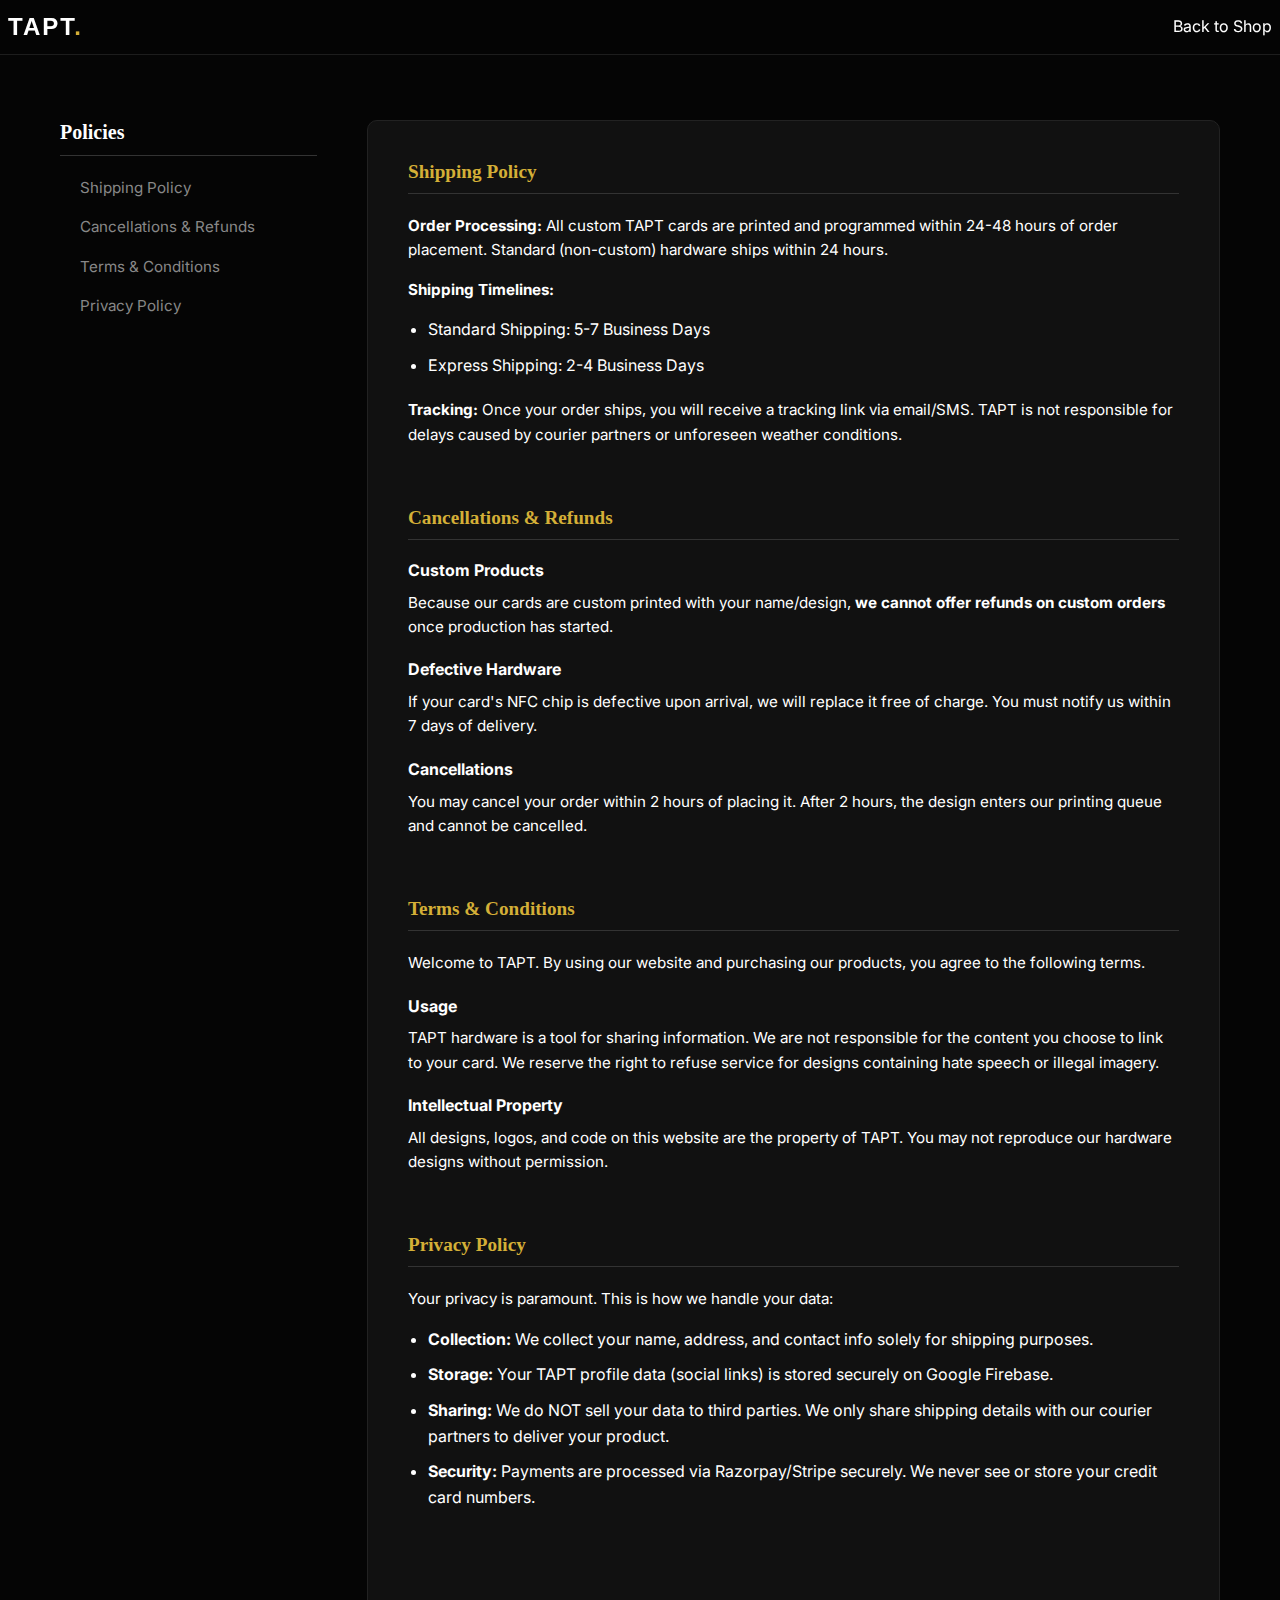
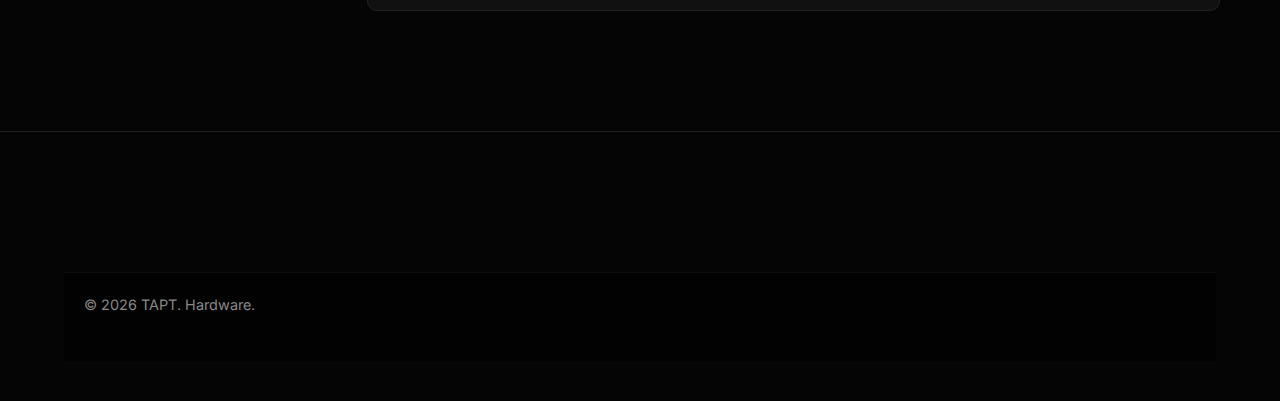
<file: legal.html>
<!DOCTYPE html>
<html lang="en">
<head>
    <meta charset="UTF-8">
    <meta name="viewport" content="width=device-width, initial-scale=1.0">
    <title>Legal & Policies | TAPT.</title>
    <link href="https://fonts.googleapis.com/css2?family=Syncopate:wght@400;700&family=Inter:wght@300;400;600&display=swap" rel="stylesheet">
    <link rel="stylesheet" href="style.css">
    <style>
        /* Legal Page Specific Styles */
        body { background-color: #050505; color: #ccc; font-family: 'Inter', sans-serif; }
        .legal-container { display: flex; max-width: 1200px; margin: 100px auto; padding: 20px; gap: 50px; }
        
        /* Sidebar Navigation */
        .legal-nav { flex: 1; min-width: 250px; position: sticky; top: 100px; height: fit-content; }
        .legal-nav h3 { font-family: 'Syncopate'; color: white; margin-bottom: 20px; border-bottom: 1px solid #333; padding-bottom: 10px; }
        .legal-nav ul { list-style: none; padding: 0; }
        .legal-nav li { margin-bottom: 15px; }
        .legal-nav a { color: #888; text-decoration: none; font-size: 0.95rem; transition: 0.3s; display: block; }
        .legal-nav a:hover, .legal-nav a.active { color: #D4AF37; padding-left: 10px; border-left: 2px solid #D4AF37; }

        /* Content Area */
        .legal-content { flex: 3; background: #111; padding: 40px; border-radius: 10px; border: 1px solid #222; }
        section { margin-bottom: 60px; scroll-margin-top: 100px; }
        h1 { font-family: 'Syncopate'; color: white; margin-bottom: 30px; font-size: 2rem; }
        h2 { font-family: 'Syncopate'; color: #D4AF37; font-size: 1.2rem; margin-bottom: 20px; border-bottom: 1px solid #333; padding-bottom: 10px; }
        h4 { color: white; margin-top: 20px; margin-bottom: 10px; }
        p { line-height: 1.6; font-size: 0.95rem; margin-bottom: 15px; }
        ul { margin-left: 20px; margin-bottom: 20px; }
        li { margin-bottom: 10px; }

        @media (max-width: 768px) {
            .legal-container { flex-direction: column; }
            .legal-nav { position: relative; top: 0; margin-bottom: 30px; }
        }
    </style>
</head>
<body>

    <nav>
        <a href="index" class="logo">TAPT<span>.</span></a>
        <a href="shop" class="back-link">Back to Shop</a>
    </nav>

    <div class="legal-container">
        
        <aside class="legal-nav">
            <h3>Policies</h3>
            <ul>
                <li><a href="#shipping">Shipping Policy</a></li>
                <li><a href="#refunds">Cancellations & Refunds</a></li>
                <li><a href="#terms">Terms & Conditions</a></li>
                <li><a href="#privacy">Privacy Policy</a></li>
            </ul>
        </aside>

        <main class="legal-content">
            
            <section id="shipping">
                <h2>Shipping Policy</h2>
                <p><strong>Order Processing:</strong> All custom TAPT cards are printed and programmed within 24-48 hours of order placement. Standard (non-custom) hardware ships within 24 hours.</p>
                <p><strong>Shipping Timelines:</strong></p>
                <ul>
                    <li>Standard Shipping: 5-7 Business Days</li>
                    <li>Express Shipping: 2-4 Business Days</li>
                </ul>
                <p><strong>Tracking:</strong> Once your order ships, you will receive a tracking link via email/SMS. TAPT is not responsible for delays caused by courier partners or unforeseen weather conditions.</p>
            </section>

            <section id="refunds">
                <h2>Cancellations & Refunds</h2>
                <h4>Custom Products</h4>
                <p>Because our cards are custom printed with your name/design, <strong>we cannot offer refunds on custom orders</strong> once production has started.</p>
                
                <h4>Defective Hardware</h4>
                <p>If your card's NFC chip is defective upon arrival, we will replace it free of charge. You must notify us within 7 days of delivery.</p>
                
                <h4>Cancellations</h4>
                <p>You may cancel your order within 2 hours of placing it. After 2 hours, the design enters our printing queue and cannot be cancelled.</p>
            </section>

            <section id="terms">
                <h2>Terms & Conditions</h2>
                <p>Welcome to TAPT. By using our website and purchasing our products, you agree to the following terms.</p>
                <h4>Usage</h4>
                <p>TAPT hardware is a tool for sharing information. We are not responsible for the content you choose to link to your card. We reserve the right to refuse service for designs containing hate speech or illegal imagery.</p>
                <h4>Intellectual Property</h4>
                <p>All designs, logos, and code on this website are the property of TAPT. You may not reproduce our hardware designs without permission.</p>
            </section>

            <section id="privacy">
                <h2>Privacy Policy</h2>
                <p>Your privacy is paramount. This is how we handle your data:</p>
                <ul>
                    <li><strong>Collection:</strong> We collect your name, address, and contact info solely for shipping purposes.</li>
                    <li><strong>Storage:</strong> Your TAPT profile data (social links) is stored securely on Google Firebase.</li>
                    <li><strong>Sharing:</strong> We do NOT sell your data to third parties. We only share shipping details with our courier partners to deliver your product.</li>
                    <li><strong>Security:</strong> Payments are processed via Razorpay/Stripe securely. We never see or store your credit card numbers.</li>
                </ul>
            </section>

        </main>
    </div>

    <footer class="tapt-footer">
        <div class="footer-bottom">
            <p>&copy; 2026 TAPT. Hardware.</p>
        </div>
    </footer>

</body>
</html>
</file>
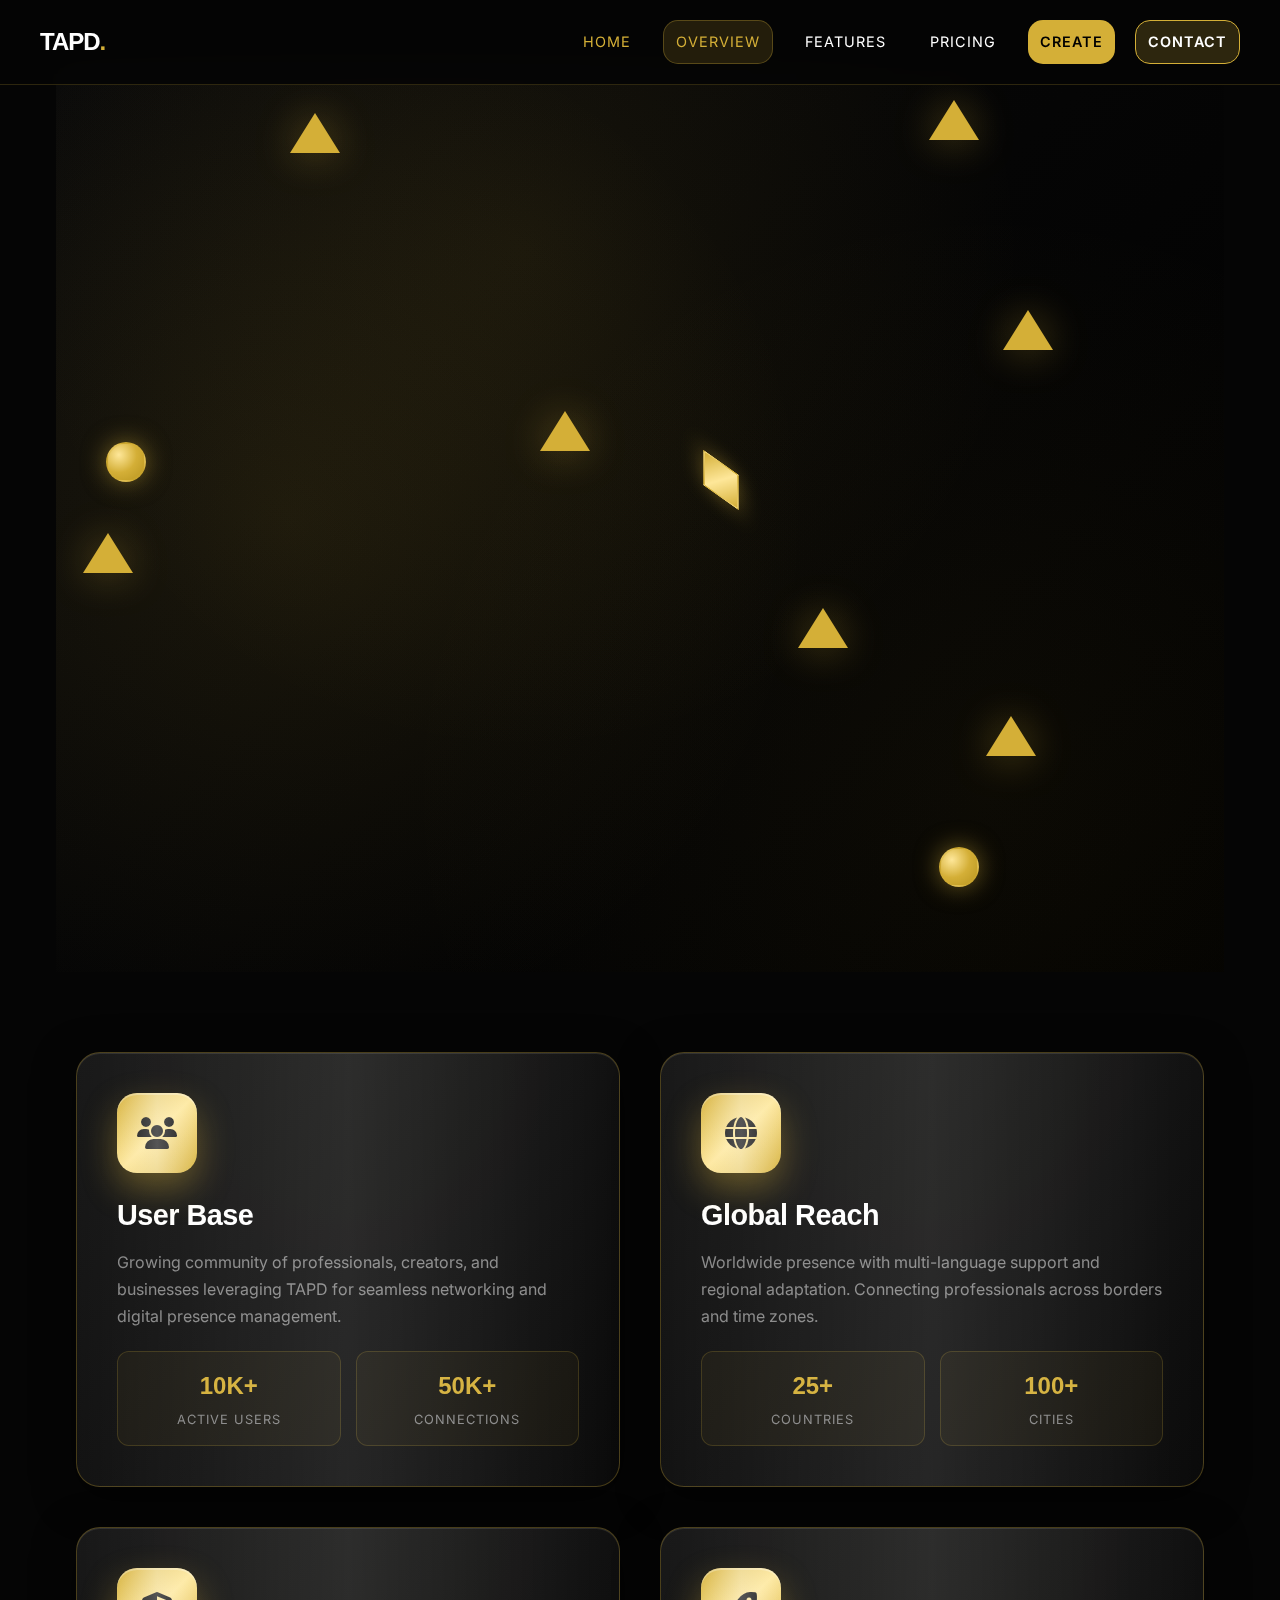
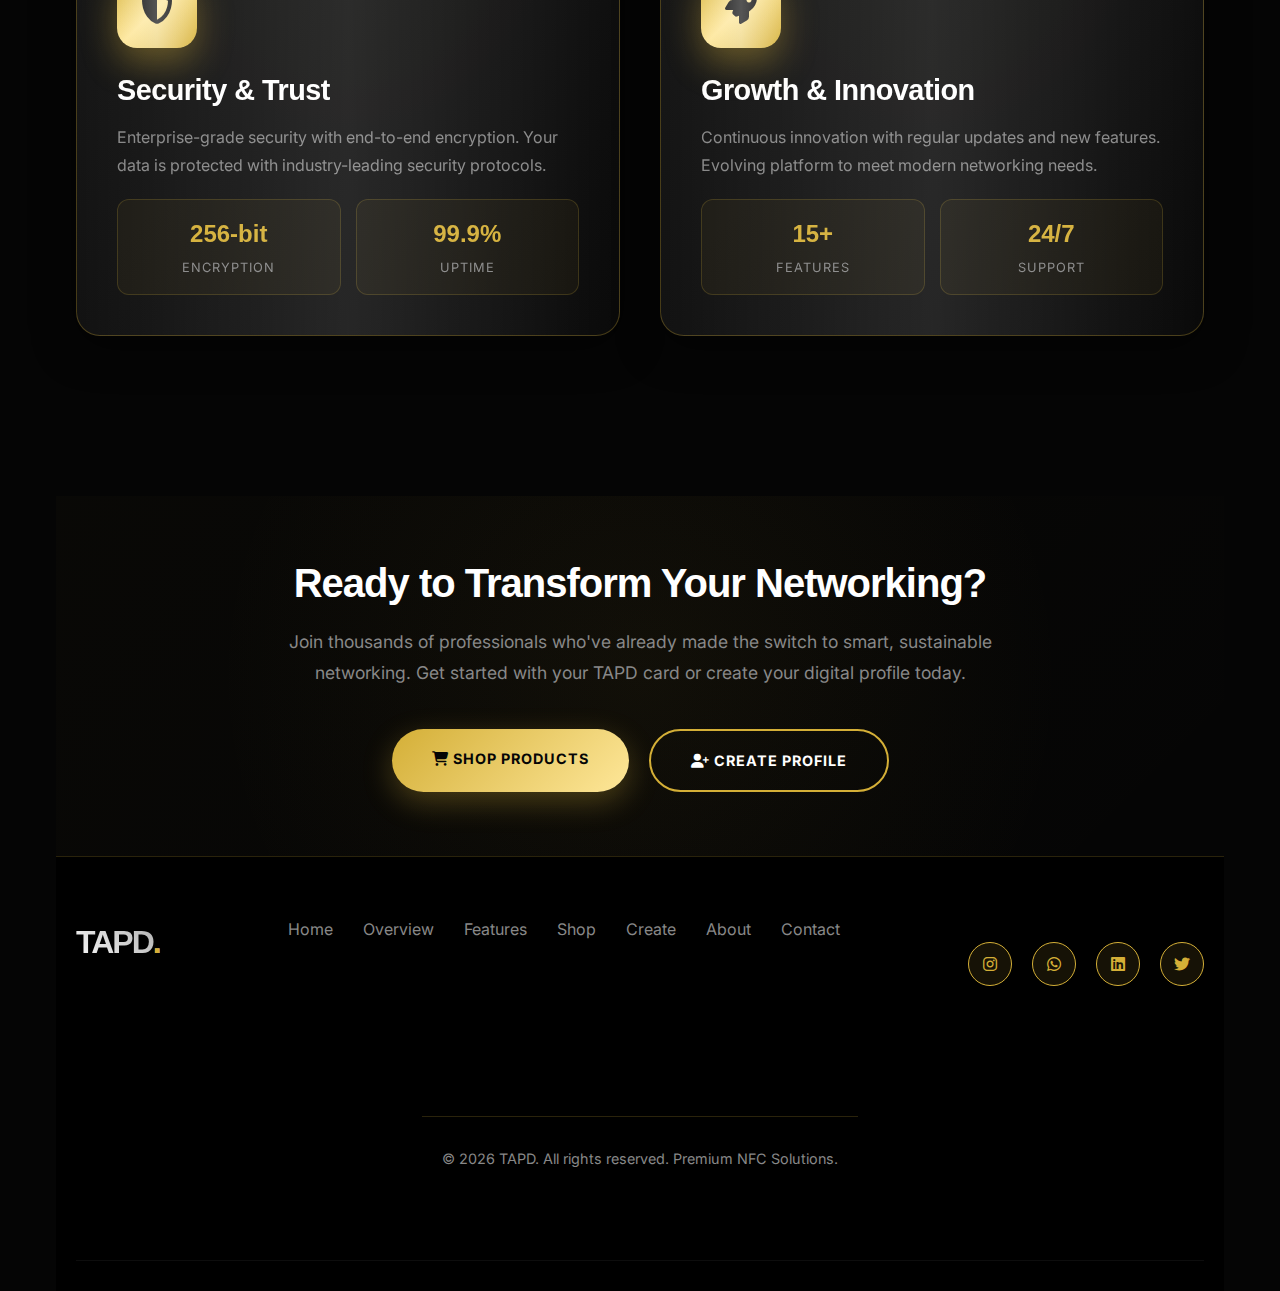
<file: overview.html>
<!DOCTYPE html>
<html lang="en">
<head>
    <meta charset="UTF-8">
    <meta name="viewport" content="width=device-width, initial-scale=1.0">
    <title>Overview - TAPD Premium NFC Solutions</title>
    
    <!-- PREMIUM FONTS -->
    <link href="https://fonts.googleapis.com/css2?family=Syncopate:wght@400;700&family=Inter:wght@300;400;600;700&family=JetBrains+Mono:wght@400;600&display=swap" rel="stylesheet">
    
    <!-- FONT AWESOME -->
    <link rel="stylesheet" href="https://cdnjs.cloudflare.com/ajax/libs/font-awesome/6.4.0/css/all.min.css">
    
    <!-- STYLES -->
    <link rel="stylesheet" href="style.css">
    <link rel="stylesheet" href="navigation.css">
    
    <style>
        :root {
            --gold: #D4AF37;
            --dark: #050505;
            --darker: #000000;
            --light: #ffffff;
            --gray: #888888;
            --border: rgba(212,175,55,0.2);
        }

        * {
            margin: 0;
            padding: 0;
            box-sizing: border-box;
        }

        body {
            font-family: 'Inter', sans-serif;
            background: var(--dark);
            color: var(--light);
            overflow-x: hidden;
            line-height: 1.6;
        }

        /* --- PREMIUM NAVIGATION --- */
        nav {
            position: fixed;
            top: 0;
            width: 100%;
            padding: 20px 40px;
            display: flex;
            justify-content: space-between;
            align-items: center;
            z-index: 1000;
            backdrop-filter: blur(15px);
            -webkit-backdrop-filter: blur(15px);
            border-bottom: 1px solid var(--border);
            background: rgba(5, 5, 5, 0.85);
            box-sizing: border-box;
        }

        .logo { 
            font-family: 'Syncopate', sans-serif; 
            font-weight: 700; 
            font-size: 1.5rem; 
            letter-spacing: -1px; 
        }
        .logo span { color: var(--gold); }

        .nav-links {
            display: flex;
            align-items: center;
            gap: 20px;
        }

        .nav-links a {
            color: white;
            text-decoration: none;
            font-size: 0.9rem;
            letter-spacing: 1px;
            text-transform: uppercase;
            transition: color 0.3s ease;
        }

        .nav-links a:hover {
            color: var(--gold);
        }

        .nav-links a:first-child {
            color: var(--gold);
        }


        /* --- HERO SECTION --- */
        .hero-section {
            min-height: 100vh;
            display: flex;
            align-items: center;
            justify-content: center;
            position: relative;
            padding: 120px 20px 60px;
            overflow: hidden;
            perspective: 1200px;
            background: 
                radial-gradient(circle at 20% 50%, rgba(212,175,55,0.1) 0%, transparent 50%),
                radial-gradient(circle at 80% 80%, rgba(212,175,55,0.05) 0%, transparent 50%),
                radial-gradient(circle at 40% 20%, rgba(212,175,55,0.08) 0%, transparent 50%),
                linear-gradient(135deg, #0a0a0a 0%, #000000 100%);
        }

        .hero-bg-animation {
            position: absolute;
            width: 100%;
            height: 100%;
            top: 0;
            left: 0;
            pointer-events: none;
            overflow: hidden;
        }

        .floating-3d-element {
            position: absolute;
            transform-style: preserve-3d;
            animation: float3D 20s infinite ease-in-out;
        }

        @keyframes float3D {
            0%, 100% { transform: translateY(0) rotateX(0deg) rotateY(0deg) rotateZ(0deg); }
            25% { transform: translateY(-30px) rotateX(15deg) rotateY(45deg) rotateZ(5deg); }
            50% { transform: translateY(20px) rotateX(-10deg) rotateY(-30deg) rotateZ(-5deg); }
            75% { transform: translateY(-15px) rotateX(5deg) rotateY(15deg) rotateZ(3deg); }
        }

        .hero-content {
            text-align: center;
            max-width: 900px;
            z-index: 10;
            position: relative;
        }

        .hero-title {
            font-family: 'Syncopate', sans-serif;
            font-size: 4rem;
            font-weight: 700;
            color: var(--light);
            margin-bottom: 20px;
            letter-spacing: -2px;
            opacity: 0;
            animation: fadeInUp 1s ease forwards;
        }

        .hero-subtitle {
            font-size: 1.3rem;
            color: var(--gray);
            margin-bottom: 40px;
            opacity: 0;
            animation: fadeInUp 1s ease 0.2s forwards;
        }

        @keyframes fadeInUp {
            from {
                opacity: 0;
                transform: translateY(30px);
            }
            to {
                opacity: 1;
                transform: translateY(0);
            }
        }

        /* --- OVERVIEW CONTENT --- */
        .overview-container {
            max-width: 1400px;
            margin: 0 auto;
            padding: 80px 20px;
        }

        .overview-grid {
            display: grid;
            grid-template-columns: repeat(auto-fit, minmax(350px, 1fr));
            gap: 40px;
            margin-bottom: 80px;
        }

        .overview-card {
            background: 
                linear-gradient(135deg, rgba(26,26,26,0.95) 0%, rgba(10,10,10,0.95) 100%),
                radial-gradient(circle at 50% 0%, rgba(212,175,55,0.1) 0%, transparent 70%);
            border: 1px solid rgba(212,175,55,0.3);
            border-radius: 24px;
            padding: 40px;
            position: relative;
            transform-style: preserve-3d;
            transition: all 0.6s cubic-bezier(0.23, 1, 0.32, 1);
            cursor: pointer;
            overflow: hidden;
            backdrop-filter: blur(10px);
            box-shadow: 
                0 10px 40px rgba(0,0,0,0.5),
                inset 0 1px 0 rgba(255,255,255,0.1);
        }

        .overview-card::before {
            content: '';
            position: absolute;
            top: 0;
            left: 0;
            right: 0;
            bottom: 0;
            background: linear-gradient(135deg, transparent 0%, rgba(212,175,55,0.15) 100%);
            opacity: 0;
            transition: opacity 0.4s ease;
            pointer-events: none;
            border-radius: 24px;
        }

        .overview-card::after {
            content: '';
            position: absolute;
            top: -50%;
            left: -50%;
            width: 200%;
            height: 200%;
            background: linear-gradient(45deg, transparent 30%, rgba(255,255,255,0.1) 50%, transparent 70%);
            transform: rotate(45deg);
            transition: transform 0.8s ease;
            pointer-events: none;
        }

        .overview-card:hover {
            transform: translateY(-15px) rotateX(5deg) rotateY(8deg) scale(1.02);
            border-color: var(--gold);
            box-shadow: 
                0 20px 60px rgba(212,175,55,0.2),
                0 10px 40px rgba(0,0,0,0.6),
                inset 0 1px 0 rgba(255,255,255,0.2);
        }

        .overview-card:hover::before {
            opacity: 1;
        }

        .overview-card:hover::after {
            transform: rotate(45deg) translate(100%, 100%);
        }

        .overview-icon {
            width: 80px;
            height: 80px;
            background: 
                linear-gradient(135deg, var(--gold) 0%, #FEE799 50%, var(--gold) 100%);
            border-radius: 20px;
            display: flex;
            align-items: center;
            justify-content: center;
            font-size: 2rem;
            color: var(--dark);
            margin-bottom: 25px;
            transform-style: preserve-3d;
            animation: iconFloat 4s ease-in-out infinite;
            box-shadow: 
                0 15px 35px rgba(212,175,55,0.4),
                inset 0 2px 0 rgba(255,255,255,0.3);
            position: relative;
            overflow: hidden;
        }

        .overview-icon::before {
            content: '';
            position: absolute;
            top: -50%;
            left: -50%;
            width: 200%;
            height: 200%;
            background: linear-gradient(45deg, transparent 30%, rgba(255,255,255,0.3) 50%, transparent 70%);
            transform: rotate(45deg);
            animation: iconShine 3s ease-in-out infinite;
        }

        @keyframes iconShine {
            0% { transform: translateX(-100%) translateY(-100%) rotate(45deg); }
            50% { transform: translateX(100%) translateY(100%) rotate(45deg); }
            100% { transform: translateX(100%) translateY(100%) rotate(45deg); }
        }

        @keyframes iconFloat {
            0%, 100% { transform: translateY(0) rotateZ(0deg); }
            50% { transform: translateY(-5px) rotateZ(2deg); }
        }

        .overview-title {
            font-family: 'Syncopate', sans-serif;
            font-size: 1.8rem;
            font-weight: 700;
            color: var(--light);
            margin-bottom: 15px;
            letter-spacing: -0.5px;
        }

        .overview-description {
            color: var(--gray);
            line-height: 1.7;
            margin-bottom: 20px;
        }

        .overview-stats {
            display: grid;
            grid-template-columns: 1fr 1fr;
            gap: 15px;
            margin-top: 20px;
        }

        .stat-item {
            text-align: center;
            padding: 15px;
            background: rgba(212,175,55,0.05);
            border: 1px solid rgba(212,175,55,0.2);
            border-radius: 12px;
        }

        .stat-value {
            font-family: 'Syncopate', sans-serif;
            font-size: 1.5rem;
            font-weight: 700;
            color: var(--gold);
            margin-bottom: 5px;
        }

        .stat-label {
            color: var(--gray);
            font-size: 0.8rem;
            text-transform: uppercase;
            letter-spacing: 1px;
        }

        /* --- CTA SECTION --- */
        .cta-section {
            padding: 80px 20px;
            text-align: center;
            background: 
                radial-gradient(circle at 50% 50%, rgba(212,175,55,0.05) 0%, transparent 70%),
                linear-gradient(135deg, rgba(212,175,55,0.02) 0%, transparent 100%);
        }

        .cta-content {
            max-width: 800px;
            margin: 0 auto;
        }

        .cta-title {
            font-family: 'Syncopate', sans-serif;
            font-size: 2.5rem;
            font-weight: 700;
            color: var(--light);
            margin-bottom: 20px;
            letter-spacing: -1px;
        }

        .cta-description {
            font-size: 1.1rem;
            color: var(--gray);
            margin-bottom: 40px;
            line-height: 1.8;
        }

        .cta-buttons {
            display: flex;
            gap: 20px;
            justify-content: center;
            flex-wrap: wrap;
        }

        .cta-button {
            padding: 18px 40px;
            text-decoration: none;
            font-weight: 700;
            border-radius: 50px;
            text-transform: uppercase;
            letter-spacing: 1px;
            font-size: 0.9rem;
            transition: all 0.3s ease;
            position: relative;
            overflow: hidden;
        }

        .cta-button-primary {
            background: linear-gradient(135deg, var(--gold) 0%, #FEE799 100%);
            color: var(--dark);
            box-shadow: 0 10px 30px rgba(212,175,55,0.3);
        }

        .cta-button-primary:hover {
            transform: translateY(-3px);
            box-shadow: 0 15px 40px rgba(212,175,55,0.4);
        }

        .cta-button-secondary {
            background: transparent;
            color: var(--light);
            border: 2px solid var(--gold);
        }

        .cta-button-secondary:hover {
            background: var(--gold);
            color: var(--dark);
            transform: translateY(-3px);
        }

        /* --- FOOTER --- */
        footer {
            background: var(--darker);
            padding: 60px 20px 30px;
            text-align: center;
            border-top: 1px solid var(--border);
        }

        .footer-content {
            max-width: 1200px;
            margin: 0 auto;
        }

        .footer-logo {
            font-family: 'Syncopate', sans-serif;
            font-size: 2rem;
            font-weight: 700;
            color: var(--light);
            margin-bottom: 20px;
        }

        .footer-logo span {
            color: var(--gold);
        }

        .footer-links {
            display: flex;
            justify-content: center;
            gap: 30px;
            margin-bottom: 30px;
            flex-wrap: wrap;
        }

        .footer-links a {
            color: var(--gray);
            text-decoration: none;
            transition: color 0.3s ease;
        }

        .footer-links a:hover {
            color: var(--gold);
        }

        .footer-social {
            display: flex;
            justify-content: center;
            gap: 20px;
            margin-bottom: 30px;
        }

        .social-icon {
            width: 40px;
            height: 40px;
            background: rgba(212,175,55,0.1);
            border: 1px solid var(--gold);
            border-radius: 50%;
            display: flex;
            align-items: center;
            justify-content: center;
            color: var(--gold);
            text-decoration: none;
            transition: all 0.3s ease;
        }

        .social-icon:hover {
            background: var(--gold);
            color: var(--dark);
            transform: translateY(-3px);
        }

        .footer-bottom {
            padding-top: 30px;
            border-top: 1px solid var(--border);
            color: var(--gray);
            font-size: 0.9rem;
        }

        /* --- MOBILE RESPONSIVE --- */
        @media (max-width: 768px) {
            .nav-links {
                display: none;
            }

            .hero-title {
                font-size: 2.5rem;
            }

            .hero-subtitle {
                font-size: 1.1rem;
            }

            .overview-grid {
                grid-template-columns: 1fr;
                gap: 30px;
            }

            .cta-buttons {
                flex-direction: column;
                align-items: center;
            }

            .overview-stats {
                grid-template-columns: 1fr;
            }
        }
    </style>
</head>
<body>
    <!-- NAVIGATION -->
    <nav>
        <div class="logo">TAPD<span>.</span></div>
        <div class="nav-links">
            <a href="index.html">Home</a>
            <a href="overview.html">Overview</a>
            <a href="features.html">Features</a>
            <a href="shop.html">Pricing</a>
            <a href="customize.html">Create</a>
            <a href="contact.html">Contact</a>
        </div>
    </nav>

        <main class="site-main">


    <!-- HERO SECTION -->
    <section class="hero-section">
        <div class="hero-bg-animation" id="hero-animation"></div>
        <div class="hero-content">
            <h1 class="hero-title">Platform Overview</h1>
            <p class="hero-subtitle">Complete ecosystem for modern networking and digital identity management</p>
        </div>
    </section>

    <!-- OVERVIEW CONTENT -->
    <div class="overview-container">
        <div class="overview-grid">
            <div class="overview-card">
                <div class="overview-icon">
                    <i class="fas fa-users"></i>
                </div>
                <h3 class="overview-title">User Base</h3>
                <p class="overview-description">
                    Growing community of professionals, creators, and businesses leveraging TAPD for seamless networking and digital presence management.
                </p>
                <div class="overview-stats">
                    <div class="stat-item">
                        <div class="stat-value">10K+</div>
                        <div class="stat-label">Active Users</div>
                    </div>
                    <div class="stat-item">
                        <div class="stat-value">50K+</div>
                        <div class="stat-label">Connections</div>
                    </div>
                </div>
            </div>

            <div class="overview-card">
                <div class="overview-icon">
                    <i class="fas fa-globe"></i>
                </div>
                <h3 class="overview-title">Global Reach</h3>
                <p class="overview-description">
                    Worldwide presence with multi-language support and regional adaptation. Connecting professionals across borders and time zones.
                </p>
                <div class="overview-stats">
                    <div class="stat-item">
                        <div class="stat-value">25+</div>
                        <div class="stat-label">Countries</div>
                    </div>
                    <div class="stat-item">
                        <div class="stat-value">100+</div>
                        <div class="stat-label">Cities</div>
                    </div>
                </div>
            </div>

            <div class="overview-card">
                <div class="overview-icon">
                    <i class="fas fa-shield-alt"></i>
                </div>
                <h3 class="overview-title">Security & Trust</h3>
                <p class="overview-description">
                    Enterprise-grade security with end-to-end encryption. Your data is protected with industry-leading security protocols.
                </p>
                <div class="overview-stats">
                    <div class="stat-item">
                        <div class="stat-value">256-bit</div>
                        <div class="stat-label">Encryption</div>
                    </div>
                    <div class="stat-item">
                        <div class="stat-value">99.9%</div>
                        <div class="stat-label">Uptime</div>
                    </div>
                </div>
            </div>

            <div class="overview-card">
                <div class="overview-icon">
                    <i class="fas fa-rocket"></i>
                </div>
                <h3 class="overview-title">Growth & Innovation</h3>
                <p class="overview-description">
                    Continuous innovation with regular updates and new features. Evolving platform to meet modern networking needs.
                </p>
                <div class="overview-stats">
                    <div class="stat-item">
                        <div class="stat-value">15+</div>
                        <div class="stat-label">Features</div>
                    </div>
                    <div class="stat-item">
                        <div class="stat-value">24/7</div>
                        <div class="stat-label">Support</div>
                    </div>
                </div>
            </div>
        </div>
    </div>

    <!-- CTA SECTION -->
    <section class="cta-section">
        <div class="cta-content">
            <h2 class="cta-title">Ready to Transform Your Networking?</h2>
            <p class="cta-description">
                Join thousands of professionals who've already made the switch to smart, sustainable networking. 
                Get started with your TAPD card or create your digital profile today.
            </p>
            <div class="cta-buttons">
                <a href="shop.html" class="cta-button cta-button-primary">
                    <i class="fas fa-shopping-cart"></i>
                    Shop Products
                </a>
                <a href="customize.html" class="cta-button cta-button-secondary">
                    <i class="fas fa-user-plus"></i>
                    Create Profile
                </a>
            </div>
        </div>
    </section>

    <!-- FOOTER -->
    <footer>
        <div class="footer-content">
            <div class="footer-logo">TAPD<span>.</span></div>
            <div class="footer-links">
                <a href="index.html">Home</a>
                <a href="overview.html">Overview</a>
                <a href="features.html">Features</a>
                <a href="shop.html">Shop</a>
                <a href="customize.html">Create</a>
                <a href="about.html">About</a>
                <a href="contact.html">Contact</a>
            </div>
            <div class="footer-social">
                <a href="https://instagram.com/TAPD_.t" target="_blank" class="social-icon">
                    <i class="fab fa-instagram"></i>
                </a>
                <a href="https://wa.me/9103463033" target="_blank" class="social-icon">
                    <i class="fab fa-whatsapp"></i>
                </a>
                <a href="#" class="social-icon">
                    <i class="fab fa-linkedin"></i>
                </a>
                <a href="#" class="social-icon">
                    <i class="fab fa-twitter"></i>
                </a>
            </div>
            <div class="footer-bottom">
                <p>&copy; 2026 TAPD. All rights reserved. Premium NFC Solutions.</p>
            </div>
        </div>
    </footer>

    <script>
        // Generate 3D floating elements in hero
        function create3DElements() {
            const heroAnimation = document.getElementById('hero-animation');
            const elementCount = 10;
            
            for (let i = 0; i < elementCount; i++) {
                const element = document.createElement('div');
                element.className = 'floating-3d-element';
                element.style.left = Math.random() * 100 + '%';
                element.style.top = Math.random() * 100 + '%';
                element.style.animationDelay = Math.random() * 5 + 's';
                element.style.animationDuration = (15 + Math.random() * 10) + 's';
                
                // Create different 3D shapes
                const shapes = ['goldCube', 'goldSphere', 'goldPyramid'];
                const shape = shapes[Math.floor(Math.random() * shapes.length)];
                
                if (shape === 'goldCube') {
                    element.style.width = '50px';
                    element.style.height = '50px';
                    element.style.background = 'linear-gradient(135deg, var(--gold) 0%, #FEE799 50%, var(--gold) 100%)';
                    element.style.border = '2px solid rgba(212,175,55,0.4)';
                    element.style.transform = 'rotateX(45deg) rotateY(45deg)';
                    element.style.boxShadow = '0 0 30px rgba(212,175,55,0.4)';
                } else if (shape === 'goldSphere') {
                    element.style.width = '40px';
                    element.style.height = '40px';
                    element.style.background = 'radial-gradient(circle at 30% 30%, #FEE799 0%, var(--gold) 50%, #B8941F 100%)';
                    element.style.borderRadius = '50%';
                    element.style.border = '2px solid rgba(212,175,55,0.3)';
                    element.style.boxShadow = '0 0 25px rgba(212,175,55,0.5)';
                } else {
                    element.style.width = '0';
                    element.style.height = '0';
                    element.style.borderLeft = '25px solid transparent';
                    element.style.borderRight = '25px solid transparent';
                    element.style.borderBottom = '40px solid var(--gold)';
                    element.style.filter = 'drop-shadow(0 0 20px rgba(212,175,55,0.4))';
                }
                
                heroAnimation.appendChild(element);
            }
        }

        // Add interactive 3D effects to overview cards
        document.addEventListener('DOMContentLoaded', () => {
            create3DElements();
            
            const overviewCards = document.querySelectorAll('.overview-card');
            overviewCards.forEach(card => {
                card.addEventListener('mousemove', (e) => {
                    const rect = card.getBoundingClientRect();
                    const x = e.clientX - rect.left;
                    const y = e.clientY - rect.top;
                    const centerX = rect.width / 2;
                    const centerY = rect.height / 2;
                    const rotateX = (y - centerY) / 10;
                    const rotateY = (centerX - x) / 10;
                    
                    card.style.transform = `perspective(1000px) rotateX(${rotateX}deg) rotateY(${rotateY}deg) translateZ(10px)`;
                });
                
                card.addEventListener('mouseleave', () => {
                    card.style.transform = '';
                });
            });
        });
    </script>
    <script src="navigation.js"></script>
</body>
</html>
</file>
<file: navigation.css>
/* --- SHARED NAVIGATION SYSTEM --- */
nav {
    position: fixed;
    top: 0;
    width: 100%;
    padding: 20px 40px;
    display: flex;
    justify-content: space-between;
    align-items: center;
    z-index: 1000;
    backdrop-filter: blur(15px);
    -webkit-backdrop-filter: blur(15px);
    border-bottom: 1px solid var(--border);
    background: rgba(5, 5, 5, 0.85);
    box-sizing: border-box;
}

.logo { 
    font-family: 'Syncopate', sans-serif; 
    font-weight: 700; 
    font-size: 1.5rem; 
    letter-spacing: -1px; 
}
.logo span { color: var(--gold); }

.nav-links {
    display: flex;
    align-items: center;
    gap: 20px;
}

.nav-links a {
    color: white;
    text-decoration: none;
    font-size: 0.9rem;
    letter-spacing: 1px;
    text-transform: uppercase;
    transition: all 0.3s ease;
    padding: 6px 12px;
    border-radius: 15px;
    position: relative;
}

.nav-links a:hover {
    color: var(--gold);
    background: rgba(212,175,55,0.1);
}

/* --- ACTIVE PAGE HIGHLIGHTING --- */
.nav-links a.active {
    color: var(--gold);
    background: rgba(212,175,55,0.15);
    border: 1px solid rgba(212,175,55,0.3);
}

/* --- SPECIAL BUTTON STYLES --- */
.nav-links a.btn-primary {
    background: var(--gold);
    color: black;
    font-weight: 600;
    border: none;
}

.nav-links a.btn-primary:hover {
    background: #FEE799;
    transform: translateY(-1px);
    box-shadow: 0 5px 15px rgba(212,175,55,0.3);
}

.nav-links a.btn-secondary {
    background: rgba(212,175,55,0.2);
    color: white;
    border: 1px solid var(--gold);
    font-weight: 600;
}

.nav-links a.btn-secondary:hover {
    background: var(--gold);
    color: black;
    transform: translateY(-1px);
    box-shadow: 0 5px 15px rgba(212,175,55,0.3);
}

/* --- MOBILE RESPONSIVE --- */
@media (max-width: 768px) {
    .nav-links {
        flex-wrap: wrap;
        gap: 10px;
    }
    
    .nav-links a {
        font-size: 0.8rem;
        padding: 4px 8px;
    }
    
    .nav-links a.btn-primary,
    .nav-links a.btn-secondary {
        margin-right: 0;
    }
}
</file>
<file: style.css>
/* =========================================
   1. GLOBAL VARIABLES & RESET
   ========================================= */
:root { 
    --bg-deep: #050505;
    --card-bg: #121212;
    --tapt-gold: #D4AF37;
    --gold: #D4AF37;
    --tapt-blue: #00f0ff;
    --glass: rgba(255, 255, 255, 0.05);
    --border: rgba(255, 255, 255, 0.1);
    --text-main: #ffffff;
    --text-muted: #888888;
    --font-head: 'Syncopate', sans-serif;
    --font-body: 'Inter', sans-serif;
    /* Spacing, radii and shadows for consistent rhythm */
    --space-xs: 0.25rem;
    --space-sm: 0.5rem;
    --space-md: 1rem;
    --space-lg: 2rem;
    --space-xl: 4rem;
    --space-xxl: 7.5rem;
    --nav-height: 3.5rem;

    --radius-sm: 0.375rem; /* 6px */
    --radius-md: 0.75rem;  /* 12px */
    --radius-lg: 1.5rem;   /* 24px */

    --shadow-subtle: 0 8px 24px rgba(0,0,0,0.6);
    --shadow-soft: 0 6px 18px rgba(0,0,0,0.55);
}

* { margin: 0; padding: 0; box-sizing: border-box; cursor: auto; -webkit-tap-highlight-color: transparent; }

html {
    font-size: 16px; /* base for rem units */
    -webkit-text-size-adjust: 100%;
}

body {
    background-color: var(--bg-deep);
    color: var(--text-main);
    font-family: var(--font-body);
    overflow-x: hidden;
    width: 100%;
    min-height: 100vh;
}

/* Accessibility & responsive helpers */
img, svg, video, picture { max-width: 100%; height: auto; display: block; }
.site-main { max-width: 1200px; margin: 0 auto; padding-left: 1rem; padding-right: 1rem; padding-top: calc(var(--nav-height) + var(--space-md)); }

/* Improve tap targets and touch behavior */
a, button { touch-action: manipulation; -webkit-tap-highlight-color: transparent; }
.nav-links a { padding: 0.5rem; display: inline-block; }

/* -----------------------------
   TYPOGRAPHY — hierarchy & rhythm
   ----------------------------- */
body {
    font-family: var(--font-body), system-ui, -apple-system, 'Segoe UI', Roboto, 'Helvetica Neue', Arial;
    font-size: 1rem; /* 16px */
    line-height: 1.6;
    color: var(--text-main);
}

h1, .hero-title, .section-title-3d {
    font-family: var(--font-head);
    font-weight: 800;
    line-height: 1.05;
    margin-bottom: 0.5rem;
}

h1 { font-size: clamp(2rem, 6vw, 3.5rem); }
h2, .section-title { font-family: var(--font-head); font-size: clamp(1.5rem, 4vw, 2.25rem); line-height:1.15; margin-bottom:0.75rem; }
h3 { font-size: 1.25rem; line-height:1.25; margin-bottom:0.5rem; }
h4 { font-size: 1rem; line-height:1.3; margin-bottom:0.5rem; }
p, li { font-size: 1rem; line-height: 1.6; color: var(--text-main); }

.text-muted, .section-subtitle-3d, .footer-desc { color: var(--text-muted); }

/* Improve contrast for small text where needed (keeps exact colors but ensures readable weight) */
.footer-link, .footer-bottom-link { color: var(--text-main); opacity: 0.9; }

/* -----------------------------
   BUTTONS & INTERACTIVE
   ----------------------------- */
.btn { display: inline-flex; align-items: center; gap: 0.5rem; padding: 0.6rem 1rem; border-radius: var(--radius-md); font-weight: 700; text-transform: uppercase; font-family: var(--font-head); cursor: pointer; border: none; }
.btn:active { transform: translateY(1px); }

/* Map existing primary/secondary variants to the generic class for consistency */
.hero-btn-3d, .cta-3d-btn, .btn-3d-content, .mobile-cta-btn, .coupon-btn, .checkout-btn { border-radius: var(--radius-md); }
.hero-btn-3d.primary, .cta-3d-btn.primary, .checkout-btn { box-shadow: var(--shadow-soft); }
.hero-btn-3d.secondary, .cta-3d-btn.secondary { box-shadow: var(--shadow-subtle); }

.btn:focus { outline: 3px solid rgba(212,175,55,0.12); outline-offset: 2px; }

/* -----------------------------
   CARDS & DEPTH
   ----------------------------- */
.showcase-3d-card, .feature-3d-card, .comparison-3d-card, .testimonial-3d-card, .trust-badge-3d, .story-3d-card {
    border-radius: var(--radius-md);
    box-shadow: 0 6px 18px rgba(0,0,0,0.45);
}

/* -----------------------------
   SPACING & SECTION RHYTHM
   ----------------------------- */
.site-main > section { padding: var(--space-xl) 0; }
.section-header-3d { margin-bottom: var(--space-lg); }

/* Tighter spacing for small screens */
@media (max-width: 768px) {
    h1 { font-size: clamp(1.6rem, 8vw, 2.2rem); }
    .site-main > section { padding: var(--space-lg) 0; }
}

a { text-decoration: none; color: white; transition: 0.3s; cursor: pointer; }
button { cursor: pointer; }

/* =========================================
   2. TEXTURE & EFFECTS (Global)
   ========================================= */
.noise-overlay {
    position: fixed; top: 0; left: 0; width: 100%; height: 100%; pointer-events: none;
    z-index: -1; opacity: 0.05; background: url('https://grainy-gradients.vercel.app/noise.svg');
    filter: contrast(120%) brightness(100%);
}

.gold-glow-sphere {
    position: fixed; top: -20%; left: 50%; transform: translateX(-50%);
    width: 60vw; max-width: 50rem; height: 60vw; max-height: 50rem;
    background: radial-gradient(circle, rgba(229, 195, 101, 0.15) 0%, rgba(0,0,0,0) 70%);
    z-index: -1; pointer-events: none; filter: blur(5rem);
}

/* =========================================
   3. NAVIGATION
   ========================================= */
nav {
    display: flex; justify-content: space-between; align-items: center;
    padding: var(--space-sm) var(--space-sm); position: fixed; top: 0; width: 100%; z-index: 100;
    background: rgba(5,5,5,0.85); backdrop-filter: blur(12px);
    border-bottom: 1px solid var(--border);
}

.logo { font-family: var(--font-head); font-weight: 700; font-size: 1.5rem; letter-spacing: 2px; }
.logo span { color: var(--tapt-gold); }

.nav-right { display: flex; align-items: center; gap: 25px; }
.nav-links a { font-size: 0.85rem; color: #aaa; text-transform: uppercase; letter-spacing: 1px; }
.nav-links a:hover { color: var(--tapt-gold); }

.nav-icon { font-size: 1.2rem; color: white; cursor: pointer; display: flex; align-items: center; }
.nav-icon:hover { color: var(--tapt-gold); }

.cart-trigger { cursor: pointer; position: relative; color: white; display: flex; align-items: center; }
.cart-trigger:hover { color: var(--tapt-gold); }
#cart-count {
    position: absolute; top: -8px; right: -8px; background: var(--tapt-gold); color: black;
    font-size: 0.7rem; font-weight: bold; padding: 2px 6px; border-radius: 50%;
}

/* =========================================
   4. HOME PAGE / HERO WITH 3D ELEMENTS
   ========================================= */
.hero-layout {
    min-height: 100vh; display: flex; flex-direction: column; justify-content: center; align-items: center;
    padding: 7.5rem 1.25rem 3.75rem 1.25rem; position: relative; z-index: 1; text-align: center; overflow: visible;
}

/* 3D Hero Container */
.hero-3d-container {
    position: relative; width: 100%; max-width: 1200px; margin: 0 auto;
    perspective: 1000px; transform-style: preserve-3d;
}

/* Floating 3D Particles */
.particle-3d {
    position: absolute; width: 4px; height: 4px; background: var(--tapt-gold);
    border-radius: 50%; opacity: 0.6; pointer-events: none;
    box-shadow: 0 0 10px var(--tapt-gold), 0 0 20px var(--tapt-gold);
    animation: float-3d 8s ease-in-out infinite;
}

.particle-1 { top: 10%; left: 10%; animation-delay: 0s; }
.particle-2 { top: 20%; right: 15%; animation-delay: 1s; }
.particle-3 { bottom: 30%; left: 20%; animation-delay: 2s; }
.particle-4 { top: 50%; right: 10%; animation-delay: 3s; }
.particle-5 { bottom: 20%; right: 25%; animation-delay: 4s; }

@keyframes float-3d {
    0%, 100% { transform: translateY(0px) translateZ(0px) rotateX(0deg); }
    25% { transform: translateY(-20px) translateZ(50px) rotateX(90deg); }
    50% { transform: translateY(-10px) translateZ(100px) rotateX(180deg); }
    75% { transform: translateY(-15px) translateZ(50px) rotateX(270deg); }
}

/* Hero Content 3D */
.hero-content-3d {
    position: relative; z-index: 10; margin-bottom: 5rem;
    transform-style: preserve-3d; animation: hero-float 6s ease-in-out infinite;
}

@keyframes hero-float {
    0%, 100% { transform: translateY(0px) translateZ(0px); }
    50% { transform: translateY(-10px) translateZ(20px); }
}

.hero-title {
    color: #ffffff; font-size: clamp(2.5rem, 8vw, 4.5rem); margin-bottom: 15px; line-height: 1.1;
    text-transform: uppercase; letter-spacing: -1px; font-family: var(--font-head);
    text-shadow: 0 0 30px rgba(255,255,255,0.15);
    transform: translateZ(50px);
}

/* Prevent hero text from overflowing on very large sizes */
.hero-title {
    max-width: 92vw;
    margin-left: auto;
    margin-right: auto;
    overflow-wrap: break-word;
    word-break: break-word;
}

.hero-title-gold {
    color: var(--tapt-gold); background: linear-gradient(45deg, var(--tapt-gold), #FEE799);
    -webkit-background-clip: text; background-clip: text; -webkit-text-fill-color: transparent;
    text-shadow: 0 0 20px rgba(212,175,55,0.3);
}

.hero-subtitle {
    color: #999; font-size: clamp(0.9rem, 3vw, 1.1rem); margin-bottom: 3.75rem;
    max-width: 600px; line-height: 1.6; font-weight: 300; margin-left: auto; margin-right: auto;
    transform: translateZ(30px);
}

/* 3D CTA Buttons */
.hero-cta-3d {
    display: flex; gap: 1.25rem; justify-content: center; flex-wrap: wrap;
    transform: translateZ(40px);
}

.hero-btn-3d {
    position: relative; display: inline-block; padding: 1rem 2.5rem; text-decoration: none;
    border-radius: 50px; font-weight: 700; font-size: 0.9rem; text-transform: uppercase;
    letter-spacing: 1px; font-family: var(--font-head); transition: all 0.4s cubic-bezier(0.175, 0.885, 0.32, 1.275);
    transform-style: preserve-3d; overflow: hidden;
}

.hero-btn-3d::before {
    content: ''; position: absolute; top: 0; left: 0; right: 0; bottom: 0;
    background: linear-gradient(45deg, transparent, rgba(255,255,255,0.1), transparent);
    transform: translateX(-100%); transition: transform 0.6s;
}

.hero-btn-3d:hover::before {
    transform: translateX(100%);
}

.hero-btn-3d.primary {
    background: linear-gradient(135deg, var(--tapt-gold), #FEE799); color: black;
    box-shadow: 0 10px 30px rgba(212,175,55,0.3), 0 0 20px rgba(212,175,55,0.2);
}

.hero-btn-3d.secondary {
    background: rgba(255,255,255,0.05); color: white; border: 2px solid var(--tapt-gold);
    box-shadow: 0 10px 30px rgba(212,175,55,0.1), inset 0 0 20px rgba(212,175,55,0.05);
}

.hero-btn-3d:hover {
    transform: translateY(-5px) translateZ(20px) rotateX(-5deg);
    box-shadow: 0 20px 40px rgba(212,175,55,0.4), 0 0 30px rgba(212,175,55,0.3);
}

.btn-3d-content {
    position: relative; z-index: 2; display: flex; align-items: center; gap: 10px;
}

/* 3D Showcase Grid */
.showcase-3d-grid {
    display: grid; grid-template-columns: repeat(auto-fit, minmax(300px, 1fr));
    gap: 2.5rem; width: 100%; max-width: 800px; margin: 0 auto;
    transform-style: preserve-3d; perspective: 1000px;
}

.showcase-3d-card {
    background: linear-gradient(180deg, rgba(255,255,255,0.025), rgba(255,255,255,0.01));
    backdrop-filter: blur(12px);
    border: 1px solid rgba(255,255,255,0.06); border-radius: 1.5rem; padding: 2rem;
    transition: transform 0.4s cubic-bezier(0.175, 0.885, 0.32, 1.275), box-shadow 0.4s;
    transform-style: preserve-3d; position: relative; overflow: visible; z-index: 4;
}

.showcase-3d-card::before {
    content: ''; position: absolute; top: -50%; left: -50%; width: 200%; height: 200%;
    background: radial-gradient(circle, rgba(212,175,55,0.1) 0%, transparent 70%);
    opacity: 0; transition: opacity 0.4s; pointer-events: none;
}

.showcase-3d-card:hover::before {
    opacity: 1;
}

.showcase-3d-card:hover {
    transform: translateY(-10px) rotateX(5deg) rotateY(5deg) scale(1.02);
    border-color: var(--tapt-gold); box-shadow: 0 30px 60px rgba(212,175,55,0.2);
}

/* 3D Card Stages */
.card-3d-stage, .keychain-3d-stage {
    height: 200px; display: flex; align-items: center; justify-content: center;
    perspective: 1000px; margin-bottom: 1.875rem; overflow: visible;
}

/* 3D NFC Card */
.nfc-card-3d {
    width: min(90%, 18.75rem); /* ~300px */
    aspect-ratio: 300/190;
    position: relative; transform-style: preserve-3d;
    transition: transform 0.6s; cursor: pointer; display: block;
}

.nfc-card-3d:hover {
    transform: rotateY(180deg);
}

.card-3d-front, .card-3d-back {
    position: absolute; width: 100%; height: 100%; backface-visibility: hidden;
    background: linear-gradient(135deg, rgba(26,26,26,0.95), rgba(42,42,42,0.95));
    border-radius: 1rem; border: 1px solid rgba(212,175,55,0.08);
    display: flex; flex-direction: column; justify-content: space-between;
    padding: var(--space-md); box-shadow: 0 1.5rem 3rem rgba(0,0,0,0.65), 0 0.5rem 1rem rgba(212,175,55,0.04) inset;
    overflow: hidden;
}

.card-3d-back {
    transform: rotateY(180deg); background: linear-gradient(135deg, rgba(42,42,42,0.98), rgba(26,26,26,0.98));
}

.card-chip {
    width: 2.5rem; height: 1.875rem; background: linear-gradient(135deg, #FFD700, #FFA500);
    border-radius: 0.25rem; position: absolute; top: 1.25rem; left: 1.25rem;
    box-shadow: 0 0.125rem 0.625rem rgba(255,215,0,0.45);
}

.card-logo {
    font-family: var(--font-head); font-size: 2rem; font-weight: 900;
    color: var(--tapt-gold); text-align: center; margin-top: 40px;
    text-shadow: 0 0 20px rgba(212,175,55,0.5);
}

.card-waves {
    position: absolute; bottom: 20px; right: 20px; width: 60px; height: 40px;
}

.wave {
    position: absolute; width: 100%; height: 2px; background: var(--tapt-gold);
    border-radius: 2px; opacity: 0.6;
}

.wave-1 { top: 0; animation: wave-pulse 2s ease-in-out infinite; }
.wave-2 { top: 12px; animation: wave-pulse 2s ease-in-out infinite 0.3s; }
.wave-3 { top: 24px; animation: wave-pulse 2s ease-in-out infinite 0.6s; }

@keyframes wave-pulse {
    0%, 100% { transform: scaleX(1); opacity: 0.6; }
    50% { transform: scaleX(1.2); opacity: 1; }
}

.card-qr-code {
    width: 60px; height: 60px; background: white; border-radius: 8px;
    margin: 20px auto; position: relative; overflow: hidden;
}

.card-qr-code::before {
    content: ''; position: absolute; top: 50%; left: 50%;
    width: 80%; height: 80%; background: repeating-conic-gradient(#000 0% 25%, #fff 0% 50%);
    transform: translate(-50%, -50%) scale(0.1);
}

.card-instruction {
    text-align: center; color: #999; font-size: 0.8rem; font-family: var(--font-body);
}

/* 3D NFC Keychain */
.nfc-keychain-3d {
    width: 120px; height: 120px; position: relative; transform-style: preserve-3d;
    animation: keychain-rotate 8s linear infinite;
}

@keyframes keychain-rotate {
    0% { transform: rotateY(0deg) rotateX(0deg); }
    25% { transform: rotateY(90deg) rotateX(10deg); }
    50% { transform: rotateY(180deg) rotateX(0deg); }
    75% { transform: rotateY(270deg) rotateX(-10deg); }
    100% { transform: rotateY(360deg) rotateX(0deg); }
}

.keychain-3d-body {
    width: 100%; height: 100%; background: linear-gradient(135deg, #1a1a1a, #2a2a2a);
    border-radius: 50%; border: 2px solid var(--tapt-gold);
    display: flex; align-items: center; justify-content: center;
    box-shadow: 0 20px 40px rgba(0,0,0,0.5), inset 0 0 20px rgba(212,175,55,0.1);
}

.keychain-chip {
    width: 30px; height: 20px; background: linear-gradient(135deg, #FFD700, #FFA500);
    border-radius: 3px; box-shadow: 0 2px 10px rgba(255,215,0,0.5);
}

.keychain-ring {
    position: absolute; top: -10px; left: 50%; transform: translateX(-50%);
    width: 20px; height: 20px; border: 3px solid var(--tapt-gold);
    border-radius: 50%; background: transparent;
}

.keychain-3d-glow {
    position: absolute; top: 50%; left: 50%; width: 100%; height: 100%;
    background: radial-gradient(circle, rgba(212,175,55,0.3) 0%, transparent 70%);
    border-radius: 50%; transform: translate(-50%, -50%); pointer-events: none;
    animation: glow-pulse 3s ease-in-out infinite;
}

@keyframes glow-pulse {
    0%, 100% { opacity: 0.5; transform: translate(-50%, -50%) scale(1); }
    50% { opacity: 1; transform: translate(-50%, -50%) scale(1.2); }
}

/* Showcase Info */
.showcase-info-3d {
    text-align: center; transform: translateZ(20px);
}

.showcase-info-3d h3 {
    font-family: var(--font-head); font-size: 1.4rem; color: white;
    font-weight: 700; margin-bottom: 8px;
}

.showcase-info-3d p {
    color: #666; font-size: 0.85rem; margin-bottom: 20px; letter-spacing: 0.5px;
}

.showcase-btn-3d {
    color: var(--tapt-gold); text-decoration: none; font-weight: 600;
    font-size: 0.9rem; transition: all 0.3s; display: inline-block;
    position: relative; overflow: hidden;
}

.showcase-btn-3d::after {
    content: ''; position: absolute; bottom: 0; left: 0; width: 0;
    height: 2px; background: var(--tapt-gold); transition: width 0.3s;
}

.showcase-btn-3d:hover::after {
    width: 100%;
}

.showcase-btn-3d:hover {
    text-shadow: 0 0 10px rgba(212,175,55,0.5);
}

/* Floating Animations */
.float-anim { animation: float 6s ease-in-out infinite; }
.float-anim-delay { animation: float 6s ease-in-out infinite 3s; }

@keyframes float {
    0% { transform: translateY(0px) rotateX(0deg); }
    50% { transform: translateY(-12px) rotateX(2deg); }
    100% { transform: translateY(0px) rotateX(0deg); }
}

/* =========================================
   5. 3D SECTIONS STYLES
   ========================================= */

/* Section Headers */
.section-header-3d {
    text-align: center; margin-bottom: var(--space-lg); position: relative;
    transform-style: preserve-3d; perspective: 1000px;
}

.section-title-3d {
    font-family: var(--font-head); font-size: clamp(2rem, 5vw, 3rem);
    font-weight: 900; color: white; margin-bottom: 20px;
    text-transform: uppercase; letter-spacing: -1px;
    transform: translateZ(50px); text-shadow: 0 0 30px rgba(255,255,255,0.1);
}

.section-subtitle-3d {
    font-size: clamp(0.9rem, 2vw, 1.1rem); color: #888;
    max-width: 600px; margin: 0 auto; line-height: 1.6;
    transform: translateZ(30px);
}

/* Features 3D Section */
.features-3d-section {
    padding: var(--space-xxl) var(--space-sm); background: linear-gradient(180deg, var(--bg-deep) 0%, #0a0a0a 100%);
    position: relative; overflow: visible;
}

.features-3d-grid {
    display: grid; grid-template-columns: repeat(auto-fit, minmax(300px, 1fr));
    gap: var(--space-lg); max-width: 1200px; margin: 0 auto;
    transform-style: preserve-3d; perspective: 1000px;
}

.feature-3d-card {
    background: linear-gradient(180deg, rgba(255,255,255,0.025), rgba(255,255,255,0.01));
    backdrop-filter: blur(18px);
    border: 1px solid rgba(255,255,255,0.06); border-radius: 1.25rem; padding: var(--space-lg) var(--space-md);
    text-align: center; transition: transform 0.4s cubic-bezier(0.175, 0.885, 0.32, 1.275), box-shadow 0.4s;
    transform-style: preserve-3d; position: relative; overflow: visible; z-index: 5;
    box-shadow: 0 1.25rem 3rem rgba(0,0,0,0.6), 0 0.5rem 1.25rem rgba(212,175,55,0.03) inset;
}

.feature-3d-card::before {
    content: ''; position: absolute; top: -50%; left: -50%; width: 200%; height: 200%;
    background: radial-gradient(circle, rgba(212,175,55,0.05) 0%, transparent 70%);
    opacity: 0; transition: opacity 0.4s; pointer-events: none;
}

.feature-3d-card:hover::before {
    opacity: 1;
}

.feature-3d-card:hover {
    transform: translateY(-15px) rotateX(5deg) rotateY(5deg) scale(1.03);
    border-color: var(--tapt-gold); box-shadow: 0 30px 60px rgba(212,175,55,0.2);
}

.feature-icon-3d {
    margin-bottom: 30px; position: relative; height: 80px;
    display: flex; align-items: center; justify-content: center;
}

.icon-3d-container {
    width: 70px; height: 70px; background: linear-gradient(135deg, rgba(212,175,55,0.1), rgba(212,175,55,0.05));
    border: 2px solid var(--tapt-gold); border-radius: 50%;
    display: flex; align-items: center; justify-content: center;
    position: relative; transform-style: preserve-3d;
    animation: icon-float 4s ease-in-out infinite;
}

.icon-3d-container i {
    font-size: 1.8rem; color: var(--tapt-gold); z-index: 2;
}

.icon-3d-pulse {
    position: absolute; top: -10px; left: -10px; right: -10px; bottom: -10px;
    border: 1px solid var(--tapt-gold); border-radius: 50%;
    animation: pulse-ring 2s ease-in-out infinite;
}

@keyframes icon-float {
    0%, 100% { transform: translateY(0px) rotateZ(0deg); }
    50% { transform: translateY(-5px) rotateZ(2deg); }
}

@keyframes pulse-ring {
    0% { transform: scale(1); opacity: 1; }
    100% { transform: scale(1.3); opacity: 0; }
}

.feature-3d-card h3 {
    font-family: var(--font-head); font-size: 1.3rem; color: white;
    font-weight: 700; margin-bottom: 15px; transform: translateZ(20px);
}

.feature-3d-card p {
    color: #888; font-size: 0.95rem; line-height: 1.6; transform: translateZ(10px);
    overflow-wrap: break-word; word-break: break-word; margin: 0 auto; max-width: 40ch;
}

/* Comparison 3D Section */
.comparison-3d-section {
    padding: var(--space-xxl) var(--space-sm); background: var(--bg-deep);
}

.comparison-3d-container {
    display: grid; grid-template-columns: repeat(auto-fit, minmax(350px, 1fr));
    gap: var(--space-xl); max-width: 900px; margin: 0 auto;
    transform-style: preserve-3d; perspective: 1000px;
}

.comparison-3d-card {
    background: rgba(255, 255, 255, 0.03); backdrop-filter: blur(20px);
    border: 2px solid var(--border); border-radius: 24px; padding: 40px;
    transition: all 0.4s cubic-bezier(0.175, 0.885, 0.32, 1.275);
    transform-style: preserve-3d; position: relative;
}

.comparison-3d-card.traditional {
    border-color: #ff4444; box-shadow: 0 0 30px rgba(255,68,68,0.1);
}

.comparison-3d-card.tapt {
    border-color: var(--tapt-gold); box-shadow: 0 0 30px rgba(212,175,55,0.2);
}

.comparison-3d-card:hover {
    transform: translateY(-10px) rotateX(3deg) rotateY(3deg) scale(1.02);
}

.comparison-header {
    display: flex; align-items: center; gap: 15px; margin-bottom: 30px;
    transform: translateZ(30px);
}

.comparison-header i {
    font-size: 2rem; padding: 15px; border-radius: 12px;
}

.comparison-3d-card.traditional .comparison-header i {
    background: rgba(255,68,68,0.1); color: #ff4444;
}

.comparison-3d-card.tapt .comparison-header i {
    background: rgba(212,175,55,0.1); color: var(--tapt-gold);
}

.comparison-header h3 {
    font-family: var(--font-head); font-size: 1.5rem; color: white;
    font-weight: 700; margin: 0;
}

.comparison-features {
    display: flex; flex-direction: column; gap: 15px;
}

.comparison-item {
    display: flex; align-items: center; gap: 15px; padding: 15px;
    background: rgba(255,255,255,0.02); border-radius: 12px;
    transform: translateZ(20px); transition: all 0.3s;
}

.comparison-item.positive {
    background: rgba(74,222,128,0.05); border: 1px solid rgba(74,222,128,0.2);
}

.comparison-item.negative {
    background: rgba(255,68,68,0.05); border: 1px solid rgba(255,68,68,0.2);
}

.comparison-item i {
    font-size: 1.2rem; width: 24px; text-align: center;
}

.comparison-item.positive i {
    color: #4ade80;
}

.comparison-item.negative i {
    color: #ff4444;
}

.comparison-item span {
    color: white; font-weight: 500;
}

/* Social Proof 3D Section */
.social-proof-3d-section {
    padding: var(--space-xxl) var(--space-sm); background: linear-gradient(180deg, #0a0a0a 0%, var(--bg-deep) 100%);
}

.testimonials-3d-grid {
    display: grid; grid-template-columns: repeat(auto-fit, minmax(300px, 1fr));
    gap: var(--space-lg); max-width: 1200px; margin: 0 auto var(--space-xl);
    transform-style: preserve-3d; perspective: 1000px;
}

.testimonial-3d-card {
    background: rgba(255, 255, 255, 0.03); backdrop-filter: blur(20px);
    border: 1px solid var(--border); border-radius: 1.25rem; padding: var(--space-lg);
    transition: all 0.4s cubic-bezier(0.175, 0.885, 0.32, 1.275);
    transform-style: preserve-3d; position: relative;
}

.testimonial-3d-card:hover {
    transform: translateY(-10px) rotateX(3deg) rotateY(3deg) scale(1.02);
    border-color: var(--tapt-gold); box-shadow: 0 30px 60px rgba(212,175,55,0.2);
}

.testimonial-stars {
    display: flex; gap: 5px; margin-bottom: 20px;
    transform: translateZ(20px);
}

.testimonial-stars i {
    color: var(--tapt-gold); font-size: 1rem;
}

.testimonial-text {
    color: #ccc; font-size: 0.95rem; line-height: 1.7; margin-bottom: 30px;
    font-style: italic; transform: translateZ(15px);
}

.testimonial-author {
    display: flex; align-items: center; gap: 15px;
    transform: translateZ(25px);
}

.author-avatar {
    width: 50px; height: 50px; border-radius: 50%;
    background: linear-gradient(135deg, var(--tapt-gold), #FEE799);
    display: flex; align-items: center; justify-content: center;
    color: black; font-weight: bold; font-size: 1.2rem;
}

.author-info h4 {
    color: white; font-size: 1rem; margin: 0; font-weight: 600;
}

.author-info p {
    color: #888; font-size: 0.85rem; margin: 0;
}

.trust-badges-3d {
    display: flex; justify-content: center; gap: var(--space-lg); flex-wrap: wrap;
    max-width: 800px; margin: 0 auto;
}

.trust-badge-3d {
    display: flex; flex-direction: column; align-items: center; gap: 0.625rem;
    padding: var(--space-sm); background: rgba(255,255,255,0.02);
    border: 1px solid var(--border); border-radius: 1rem;
    transition: all 0.3s; transform-style: preserve-3d;
}

.trust-badge-3d:hover {
    transform: translateY(-5px) translateZ(10px);
    border-color: var(--tapt-gold); box-shadow: 0 15px 30px rgba(212,175,55,0.2);
}

.trust-badge-3d i {
    font-size: 2rem; color: var(--tapt-gold);
}

.trust-badge-3d span {
    color: #888; font-size: 0.8rem; text-transform: uppercase;
    letter-spacing: 0.5px; font-weight: 600;
}

/* Story 3D Section */
.story-3d-section {
    padding: var(--space-xxl) var(--space-sm); background: var(--bg-deep);
}

.story-3d-container {
    display: grid; grid-template-columns: 1fr 1fr; gap: var(--space-xl);
    max-width: 1200px; margin: 0 auto; align-items: center;
}

.story-3d-content {
    transform-style: preserve-3d;
}

.story-3d-narrative {
    display: flex; flex-direction: column; gap: 40px;
}

.story-3d-chapter {
    display: flex; gap: 30px; align-items: flex-start;
    transform-style: preserve-3d; transition: all 0.3s;
}

.story-3d-chapter:hover {
    transform: translateX(10px) translateZ(20px);
}

.chapter-icon-3d {
    width: 60px; height: 60px; background: linear-gradient(135deg, var(--tapt-gold), #FEE799);
    border-radius: 50%; display: flex; align-items: center; justify-content: center;
    flex-shrink: 0; box-shadow: 0 10px 30px rgba(212,175,55,0.3);
    transform: translateZ(30px);
}

.chapter-icon-3d i {
    font-size: 1.5rem; color: black;
}

.chapter-content h3 {
    font-family: var(--font-head); font-size: 1.5rem; color: white;
    font-weight: 700; margin: 0 0 15px 0; transform: translateZ(20px);
}

.chapter-content p {
    color: #888; font-size: 0.95rem; line-height: 1.7; margin: 0;
    transform: translateZ(15px);
}

.story-3d-visual {
    display: flex; justify-content: center; align-items: center;
}

.story-3d-card-container {
    transform-style: preserve-3d; perspective: 1000px;
}

.story-3d-card {
    width: 200px; height: 200px; background: linear-gradient(135deg, #1a1a1a, #2a2a2a);
    border: 2px solid var(--tapt-gold); border-radius: 20px;
    display: flex; align-items: center; justify-content: center;
    position: relative; transform-style: preserve-3d;
    animation: story-card-float 6s ease-in-out infinite;
    box-shadow: 0 30px 60px rgba(0,0,0,0.5), 0 0 40px rgba(212,175,55,0.2);
}

@keyframes story-card-float {
    0%, 100% { transform: translateY(0px) rotateY(0deg) rotateX(0deg); }
    25% { transform: translateY(-20px) rotateY(90deg) rotateX(5deg); }
    50% { transform: translateY(-10px) rotateY(180deg) rotateX(0deg); }
    75% { transform: translateY(-15px) rotateY(270deg) rotateX(-5deg); }
}

.story-card-glow {
    position: absolute; top: -20px; left: -20px; right: -20px; bottom: -20px;
    background: radial-gradient(circle, rgba(212,175,55,0.2) 0%, transparent 70%);
    border-radius: 30px; animation: glow-pulse 3s ease-in-out infinite;
}

.story-card-content {
    display: flex; flex-direction: column; align-items: center; gap: 10px;
    transform: translateZ(30px);
}

.story-card-content i {
    font-size: 3rem; color: var(--tapt-gold);
}

.story-card-content span {
    color: white; font-weight: 600; text-align: center;
    font-family: var(--font-head); text-transform: uppercase;
    letter-spacing: 1px;
}

/* CTA 3D Section */
.cta-3d-section {
    padding: 120px 20px; background: linear-gradient(180deg, var(--bg-deep) 0%, #0a0a0a 100%);
}

.cta-3d-container {
    display: grid; grid-template-columns: 1fr 1fr; gap: 80px;
    max-width: 1200px; margin: 0 auto; align-items: center;
}

.cta-3d-content {
    text-align: left;
}

.cta-3d-title {
    font-family: var(--font-head); font-size: clamp(2rem, 5vw, 3rem);
    font-weight: 900; color: white; margin-bottom: 20px;
    text-transform: uppercase; letter-spacing: -1px;
    background: linear-gradient(45deg, white, var(--tapt-gold));
    -webkit-background-clip: text; background-clip: text; -webkit-text-fill-color: transparent;
}

.cta-3d-subtitle {
    font-size: clamp(0.9rem, 2vw, 1.1rem); color: #888;
    margin-bottom: 40px; line-height: 1.6;
}

.cta-3d-buttons {
    display: flex; gap: 20px; flex-wrap: wrap;
}

.cta-3d-btn {
    position: relative; display: inline-block; padding: 18px 40px; text-decoration: none;
    border-radius: 50px; font-weight: 700; font-size: 0.9rem; text-transform: uppercase;
    letter-spacing: 1px; font-family: var(--font-head); transition: all 0.4s cubic-bezier(0.175, 0.885, 0.32, 1.275);
    transform-style: preserve-3d; overflow: hidden;
}

.cta-3d-btn.primary {
    background: linear-gradient(135deg, var(--tapt-gold), #FEE799); color: black;
    box-shadow: 0 10px 30px rgba(212,175,55,0.3), 0 0 20px rgba(212,175,55,0.2);
}

.cta-3d-btn.secondary {
    background: rgba(255,255,255,0.05); color: white; border: 2px solid var(--tapt-gold);
    box-shadow: 0 10px 30px rgba(212,175,55,0.1), inset 0 0 20px rgba(212,175,55,0.05);
}

.cta-3d-btn:hover {
    transform: translateY(-5px) translateZ(20px) rotateX(-5deg);
    box-shadow: 0 20px 40px rgba(212,175,55,0.4), 0 0 30px rgba(212,175,55,0.3);
}

.cta-3d-visual {
    display: flex; justify-content: center; align-items: center;
}

.cta-3d-card-demo {
    transform-style: preserve-3d; perspective: 1000px;
}

.demo-nfc-card {
    width: 280px; height: 180px; position: relative; transform-style: preserve-3d;
    /* replaced full spin with a subtle float to avoid edge-on invisibility */
    animation: demo-card-float 6s ease-in-out infinite;
    z-index: 50;
}

@keyframes demo-card-float {
    0% { transform: translateY(0px) rotateX(0deg) rotateY(0deg); }
    25% { transform: translateY(-8px) rotateX(2deg) rotateY(2deg); }
    50% { transform: translateY(-4px) rotateX(-2deg) rotateY(-2deg); }
    75% { transform: translateY(-8px) rotateX(2deg) rotateY(1deg); }
    100% { transform: translateY(0px) rotateX(0deg) rotateY(0deg); }
}

/* Ensure CTA/demo card sits above decorative grid and floating assets */
.cta-3d-visual, .cta-3d-card-demo, .demo-nfc-card {
    position: relative; z-index: 5;
}

/* Stop the spinning card on small screens so it's always visible */
@media (max-width: 900px) {
    .demo-nfc-card {
        animation: none !important;
        transform: none !important;
        width: min(90%, 18.75rem);
        height: auto;
    }

    .demo-card-front, .demo-card-back {
        position: relative; transform: none; backface-visibility: visible;
    }

    .cta-3d-visual { z-index: 3; }
}

.demo-card-front {
    position: absolute; width: 100%; height: 100%; backface-visibility: hidden; -webkit-backface-visibility: hidden;
    background: linear-gradient(135deg, var(--tapt-gold), #FEE799); border-radius: 12px;
    display: flex; flex-direction: column; align-items: center; justify-content: center;
    box-shadow: 0 30px 60px rgba(0,0,0,0.5), 0 0 40px rgba(212,175,55,0.3);
}

.demo-card-back { position: absolute; width: 100%; height: 100%; backface-visibility: hidden; -webkit-backface-visibility: hidden; }

.demo-card-logo {
    font-family: var(--font-head); font-size: 2.5rem; font-weight: 900;
    color: black; margin-bottom: 10px;
}

.demo-card-text {
    font-family: var(--font-head); font-size: 1rem; font-weight: 700;
    color: black; text-transform: uppercase; letter-spacing: 2px;
}

.demo-card-subtext {
    font-family: var(--font-head); font-size: 0.8rem; font-weight: 700;
    color: black; text-transform: uppercase; letter-spacing: 1px;
}

/* Mobile Sticky CTA */
.mobile-sticky-cta {
    display: none; position: fixed; bottom: 20px; left: 50%;
    transform: translateX(-50%); z-index: 1000;
}

.mobile-cta-btn {
    display: flex; align-items: center; gap: 10px; padding: 15px 30px;
    background: var(--tapt-gold); color: black; text-decoration: none;
    border-radius: 50px; font-weight: 700; font-size: 0.9rem;
    text-transform: uppercase; letter-spacing: 1px; font-family: var(--font-head);
    box-shadow: 0 10px 30px rgba(212,175,55,0.4);
    transition: all 0.3s;
}

.mobile-cta-btn:hover {
    transform: translateY(-2px); box-shadow: 0 15px 40px rgba(212,175,55,0.5);
}

/* =========================================
   7. SHOP PAGE STYLES INTEGRATION
   ========================================= */

/* Background Effects from Shop */
.cyber-grid {
    position: fixed; top: 0; left: 0; width: 100%; height: 100vh;
    background-image: 
        linear-gradient(rgba(255, 255, 255, 0.04) 1px, transparent 1px),
        linear-gradient(90deg, rgba(255, 255, 255, 0.04) 1px, transparent 1px);
    background-size: 60px 60px;
    transform: perspective(500px) rotateX(60deg) scale(2.5);
    transform-origin: top center;
    opacity: 0.12; z-index: 0;
    animation: gridMove 20s linear infinite;
}

@keyframes gridMove { 
    0% { background-position: 0 0; } 
    100% { background-position: 0 100px; } 
}

/* Floating Assets */
.floating-assets {
    position: fixed; top: 0; left: 0; width: 100%; height: 100%;
    pointer-events: none; z-index: 1; overflow: hidden;
}

.floater {
    position: absolute;
    border: 1px solid rgba(212, 175, 55, 0.3);
    background: rgba(10, 10, 10, 0.6);
    box-shadow: 0 0 15px rgba(212, 175, 55, 0.1);
    backdrop-filter: blur(2px);
    animation: fallAndSpin linear infinite;
}

.floater.card::after {
    content: ''; position: absolute; top: 15px; left: 10px; width: 20px; height: 15px;
    background: rgba(255, 255, 255, 0.1); border-radius: 2px;
}

.floater.card { width: 100px; height: 60px; border-radius: 6px; }
.floater.tag { width: 60px; height: 60px; border-radius: 50%; }
.floater.left { left: 5%; }
.floater.right { right: 5%; }

.t1 { animation-duration: 15s; animation-delay: 0s; top: -10%; }
.t2 { animation-duration: 20s; animation-delay: -5s; top: -20%; }
.t3 { animation-duration: 18s; animation-delay: -8s; top: -15%; }
.t4 { animation-duration: 22s; animation-delay: -10s; top: -15%; }
.t5 { animation-duration: 25s; animation-delay: -12s; top: -25%; }
.t6 { animation-duration: 19s; animation-delay: -7s; top: -20%; }

@keyframes fallAndSpin {
    0% { transform: translateY(-20vh) rotate(0deg); opacity: 0; }
    10% { opacity: 1; }
    90% { opacity: 1; }
    100% { transform: translateY(110vh) rotate(360deg); opacity: 0; }
}

/* Premium 3D Floating Brand Objects */
.floater-3d {
    position: absolute;
    pointer-events: none;
    animation: premiumFallAndSpin linear infinite;
    transform-style: preserve-3d;
    will-change: transform;
}

.floater-3d.geometric-shape {
    width: 60px; height: 60px; right: 12%;
}

.shape-inner {
    width: 100%; height: 100%;
    background: rgba(212,175,55,0.1);
    border: 1px solid rgba(212,175,55,0.3);
    clip-path: polygon(50% 0%, 100% 38%, 82% 100%, 18% 100%, 0% 38%);
    animation: shapeRotate 8s linear infinite;
    box-shadow: 0 0 25px rgba(212,175,55,0.2);
}

@keyframes shapeRotate {
    0% { transform: rotateY(0deg) rotateX(0deg); }
    100% { transform: rotateY(360deg) rotateX(360deg); }
}

.floater-3d.brand-logo {
    width: auto; height: auto; left: 10%;
    font-family: var(--font-head);
    font-size: 1.2rem;
    color: rgba(212,175,55,0.3);
    font-weight: 700;
    animation: logoFloat 6s ease-in-out infinite;
    text-shadow: 0 0 20px rgba(212,175,55,0.5);
}

@keyframes logoFloat {
    0%, 100% { transform: translateY(0px) rotateZ(0deg); }
    50% { transform: translateY(-10px) rotateZ(2deg); }
}

.floater-3d.tag-advanced {
    width: 70px; height: 70px; right: 8%;
}

.tag-rings {
    width: 100%; height: 100%;
    border-radius: 50%;
    border: 3px solid rgba(212,175,55,0.3);
    position: relative;
    animation: ringsPulse 3s ease-in-out infinite;
}

.tag-rings::before,
.tag-rings::after {
    content: '';
    position: absolute;
    border-radius: 50%;
    border: 2px solid rgba(212,175,55,0.2);
    inset: -10px;
    animation: ringsExpand 2s ease-in-out infinite;
}

.tag-rings::after {
    inset: -20px;
    animation-delay: 0.5s;
}

@keyframes ringsPulse {
    0%, 100% { transform: scale(1); opacity: 0.6; }
    50% { transform: scale(1.1); opacity: 1; }
}

@keyframes ringsExpand {
    0%, 100% { transform: scale(1); opacity: 0.6; }
    50% { transform: scale(1.2); opacity: 0.3; }
}

@keyframes premiumFallAndSpin {
    0% { transform: translateY(-20vh) rotate(0deg) rotateX(0deg); opacity: 0; }
    10% { opacity: 1; }
    90% { opacity: 1; }
    100% { transform: translateY(110vh) rotate(360deg) rotateX(360deg); opacity: 0; }
}

/* =========================================
   8. PREMIUM FOOTER - 3D ENHANCED
   ========================================= */
.TAPD-footer.premium-footer {
    border-top: 1px solid rgba(212,175,55,0.2);
    padding: 100px 5% 30px;
    background: linear-gradient(180deg, #030303 0%, #010101 100%);
    margin-top: 150px;
    position: relative;
    overflow: hidden;
}

.footer-3d-bg {
    position: absolute;
    inset: 0;
    background: 
        radial-gradient(circle at 20% 50%, rgba(212,175,55,0.05), transparent 50%),
        radial-gradient(circle at 80% 50%, rgba(212,175,55,0.03), transparent 50%);
    pointer-events: none;
    z-index: 0;
}

.footer-content {
    position: relative;
    z-index: 10;
    display: grid;
    grid-template-columns: 1.5fr 1fr 1fr 1fr 1fr;
    gap: 60px;
    max-width: 1400px;
    margin: 0 auto;
    padding-bottom: 60px;
    border-bottom: 1px solid rgba(255,255,255,0.05);
}

.footer-brand {
    max-width: 300px;
}

.footer-logo {
    font-family: var(--font-head);
    font-size: 2.5rem;
    font-weight: 700;
    color: white;
    margin: 0 0 15px 0;
    letter-spacing: -1px;
    background: linear-gradient(135deg, #fff, var(--tapt-gold));
    -webkit-background-clip: text;
    background-clip: text;
    -webkit-text-fill-color: transparent;
    background-clip: text;
}

.footer-logo span {
    color: var(--tapt-gold);
    -webkit-text-fill-color: var(--tapt-gold);
}

.footer-tagline {
    color: var(--tapt-gold);
    font-family: var(--font-head);
    font-size: 0.9rem;
    margin: 0 0 10px 0;
    letter-spacing: 1px;
}

.footer-desc {
    color: var(--text-muted);
    font-size: 0.85rem;
    line-height: 1.6;
    margin: 15px 0 25px 0;
}

.footer-social {
    display: flex;
    gap: 15px;
    margin-top: 25px;
}

.social-icon {
    width: 40px;
    height: 40px;
    border-radius: 50%;
    border: 1px solid rgba(212,175,55,0.3);
    display: flex;
    align-items: center;
    justify-content: center;
    color: var(--tapt-gold);
    text-decoration: none;
    transition: all 0.3s ease;
}

.social-icon:hover {
    background: var(--tapt-gold);
    color: var(--bg-deep);
    transform: translateY(-3px);
}

.footer-links-group {
    display: grid;
    grid-template-columns: repeat(4, 1fr);
    gap: 40px;
}

.footer-nav-column h3 {
    font-family: 'Syncopate', sans-serif;
    font-size: 1rem;
    font-weight: 700;
    color: white;
    margin-bottom: 20px;
    letter-spacing: 1px;
}

.footer-nav {
    list-style: none;
}

.footer-nav li {
    margin-bottom: 12px;
}

.footer-link {
    color: var(--text-muted);
    text-decoration: none;
    font-size: 0.9rem;
    transition: color 0.3s ease;
}

.footer-link:hover {
    color: var(--tapt-gold);
}

.footer-bottom {
    border-top: 1px solid var(--border);
    padding: 30px 20px;
    text-align: center;
    background: rgba(0,0,0,0.5);
}

.footer-bottom-content {
    max-width: 1200px;
    margin: 0 auto;
    display: flex;
    justify-content: space-between;
    align-items: center;
    flex-wrap: wrap;
    gap: 20px;
}

.footer-bottom p {
    color: var(--text-muted);
    font-size: 0.9rem;
}

.footer-bottom-links {
    display: flex;
    gap: 20px;
    align-items: center;
}

.footer-bottom-link {
    color: var(--text-muted);
    text-decoration: none;
    font-size: 0.9rem;
    transition: color 0.3s ease;
}

.footer-bottom-link:hover {
    color: var(--tapt-gold);
}

.footer-separator {
    color: var(--text-muted);
    font-size: 0.8rem;
}

.footer-system-status {
    text-align: center;
    color: var(--text-muted);
    font-size: 0.8rem;
    margin-top: 20px;
    letter-spacing: 2px;
    font-family: 'JetBrains Mono', monospace;
}

/* =========================================
   8. MOBILE OPTIMIZATION & RESPONSIVENESS
   ========================================= */

/* Base Mobile Styles */
@media (max-width: 768px) {
    /* Prevent horizontal overflow */
    html, body {
        overflow-x: hidden !important;
        width: 100% !important;
        max-width: 100vw !important;
    }
    
    /* Navigation */
    nav {
        padding: 15px 4%;
        flex-wrap: wrap;
        gap: 10px;
    }
    
    .logo {
        font-size: 1.2rem;
    }
    
    .nav-right {
        gap: 15px;
    }
    
    .nav-links {
        display: none;
    }
    
    /* Hero Section */
    .hero-layout {
        padding: 100px 15px 40px 15px;
        min-height: 90vh;
    }
    
    .hero-title {
        font-size: clamp(1.8rem, 6vw, 2.8rem);
        line-height: 1.2;
        margin-bottom: 12px;
    }
    
    .hero-subtitle {
        font-size: clamp(0.85rem, 2.5vw, 1rem);
        margin-bottom: 40px;
        padding: 0 10px;
    }
    
    .hero-cta-3d {
        gap: 15px;
        flex-direction: column;
        align-items: center;
    }
    
    .hero-btn-3d {
        padding: 14px 35px;
        font-size: 0.85rem;
        width: 100%;
        max-width: 280px;
    }
    
    /* 3D Elements - Disable for performance */
    .particle-3d,
    .floating-assets,
    .hero-3d-bg {
        display: none !important;
    }
    
    /* Showcase Grid */
    .showcase-3d-grid {
        grid-template-columns: 1fr;
        gap: 30px;
        padding: 0 10px;
    }
    
    .showcase-3d-card {
        padding: 30px 20px;
    }
    
    /* 3D Cards - Simplified */
    .nfc-card-3d {
        width: 280px;
        height: 180px;
    }
    
    .card-3d-stage {
        height: 180px;
        margin-bottom: 20px;
    }
    
    /* Features Section */
    .features-3d-section {
        padding: 80px 15px;
    }
    
    .features-3d-grid {
        grid-template-columns: 1fr;
        gap: 25px;
    }
    
    .feature-3d-card {
        padding: 30px 20px;
    }
    
    .feature-3d-card:hover {
        transform: translateY(-3px);
    }
    
    /* Comparison Section */
    .comparison-3d-section {
        padding: 80px 15px;
    }
    
    .comparison-3d-container {
        grid-template-columns: 1fr;
        gap: 30px;
    }
    
    .comparison-3d-card {
        padding: 30px 20px;
    }
    
    /* Testimonials */
    .social-proof-3d-section {
        padding: 80px 15px;
    }
    
    .testimonials-3d-grid {
        grid-template-columns: 1fr;
        gap: 25px;
    }
    
    .testimonial-3d-card {
        padding: 30px 20px;
    }
    
    /* Trust Badges */
    .trust-badges-3d {
        gap: 20px;
        flex-wrap: wrap;
    }
    
    .trust-badge-3d {
        padding: 15px;
        min-width: 140px;
    }
    
    /* Story Section */
    .story-3d-section {
        padding: 80px 15px;
    }
    
    .story-3d-container {
        grid-template-columns: 1fr;
        gap: 40px;
    }
    
    .story-3d-chapter {
        flex-direction: column;
        align-items: center;
        text-align: center;
        gap: 20px;
    }
    
    .chapter-icon-3d {
        width: 50px;
        height: 50px;
    }
    
    /* CTA Section */
    .cta-3d-section {
        padding: 80px 15px;
    }
    
    .cta-3d-container {
        grid-template-columns: 1fr;
        gap: 40px;
        text-align: center;
    }
    
    .cta-3d-content {
        text-align: center;
    }
    
    .cta-3d-buttons {
        justify-content: center;
        flex-direction: column;
        align-items: center;
        gap: 15px;
    }
    
    .cta-3d-btn {
        width: 100%;
        max-width: 280px;
        padding: 16px 35px;
    }
    
    /* Mobile Sticky CTA */
    .mobile-sticky-cta {
        display: block;
    }
    
    /* Section Headers */
    .section-title-3d {
        font-size: clamp(1.5rem, 4vw, 2rem);
        margin-bottom: 15px;
    }
    
    .section-subtitle-3d {
        font-size: clamp(0.85rem, 2.5vw, 1rem);
        padding: 0 10px;
    }
    
    .section-header-3d {
        margin-bottom: 50px;
    }
}

/* Small Mobile */
@media (max-width: 480px) {
    .hero-layout {
        padding: 90px 10px 30px 10px;
    }
    
    .hero-btn-3d,
    .cta-3d-btn {
        max-width: 250px;
        padding: 12px 30px;
        font-size: 0.8rem;
    }
    
    .showcase-3d-card,
    .feature-3d-card,
    .comparison-3d-card,
    .testimonial-3d-card {
        padding: 25px 15px;
    }
    
    .nfc-card-3d {
        width: 250px;
        height: 160px;
    }
    
    .card-3d-stage {
        height: 160px;
    }
}

/* Mobile footer optimization */
@media (max-width: 768px) {
    .footer-content {
        grid-template-columns: 1fr;
        gap: 30px;
        padding: 40px 20px;
    }
    
    .footer-section {
        text-align: center;
    }
    
    .footer-bottom {
        padding: 20px;
        text-align: center;
        flex-direction: column;
        gap: 15px;
    }
    
    .footer-links-group {
        grid-template-columns: 1fr;
        gap: 30px;
    }
    
    .footer-bottom-content {
        flex-direction: column;
        gap: 15px;
    }
}
@media (max-width: 900px) {
    .showcase-3d-grid { grid-template-columns: 1fr; gap: 30px; max-width: 450px; }
    .features-3d-grid { grid-template-columns: 1fr; gap: 30px; }
    .comparison-3d-container { grid-template-columns: 1fr; gap: 40px; }
    .testimonials-3d-grid { grid-template-columns: 1fr; gap: 30px; }
    .story-3d-container { grid-template-columns: 1fr; gap: 60px; text-align: center; }
    .cta-3d-container { grid-template-columns: 1fr; gap: 60px; text-align: center; }
    .cta-3d-content { text-align: center; }
    .cta-3d-buttons { justify-content: center; }
    
    .hero-cta-3d { flex-direction: column; align-items: center; }
    .trust-badges-3d { gap: 20px; }
    .story-3d-chapter { flex-direction: column; align-items: center; text-align: center; }
    
    .mobile-sticky-cta { display: block; }
    
    /* Reduce 3D effects on mobile for performance */
    .particle-3d { display: none; }
    .feature-3d-card:hover { transform: translateY(-5px); }
    .testimonial-3d-card:hover { transform: translateY(-5px); }
    .comparison-3d-card:hover { transform: translateY(-5px); }
}

@media (max-width: 600px) {
    .hero-layout { padding-top: 6.25rem; padding-bottom: 3.75rem; }
    .section-header-3d { margin-bottom: var(--space-md); }
    .features-3d-section, .comparison-3d-section, .social-proof-3d-section,
    .story-3d-section, .cta-3d-section { padding: var(--space-xl) var(--space-sm); }
    
    .nfc-card-3d { width: 260px; height: 165px; }
    .nfc-keychain-3d { width: 100px; height: 100px; }
    .demo-nfc-card { width: 240px; height: 155px; }
}
.cart-overlay {
    position: fixed; top: 0; left: 0; width: 100%; height: 100%;
    background: rgba(0,0,0,0.8); backdrop-filter: blur(5px);
    z-index: 150; opacity: 0; visibility: hidden; transition: 0.3s;
}
.cart-overlay.active { opacity: 1; visibility: visible; }

.cart-drawer, .account-drawer {
    position: fixed; top: 0; right: -100%; /* Hidden */
    width: 100%; max-width: 450px; height: 100vh;
    background: #0a0a0a; border-left: 1px solid var(--border);
    z-index: 200; transition: right 0.4s cubic-bezier(0.77, 0, 0.175, 1);
    display: flex; flex-direction: column;
}
.cart-drawer.open, .account-drawer.open { right: 0; }

.drawer-header {
    padding: 25px; border-bottom: 1px solid var(--border);
    display: flex; justify-content: space-between; align-items: center; background: #050505;
}
.drawer-content { padding: 25px; overflow-y: auto; flex: 1; }
.close-cart, .close-drawer { background: none; border: none; color: white; font-size: 1.5rem; cursor: pointer; }

/* =========================================
   6. PREMIUM CART STYLES (NEW)
   ========================================= */
.cart-items { padding: 20px; overflow-y: auto; flex: 1; background: #090909; }
.empty-msg { color: #666; text-align: center; margin-top: 40px; }

.cart-item {
    display: flex; gap: 15px; margin-bottom: 15px; 
    background: rgba(255,255,255,0.03); padding: 15px; 
    border-radius: 12px; border: 1px solid var(--border);
    position: relative;
}
.cart-item img { width: 70px; height: 70px; border-radius: 8px; object-fit: cover; }
.item-details h4 { margin: 0 0 5px 0; font-size: 0.9rem; color: white; }
.item-details p { color: var(--tapt-gold); font-size: 0.85rem; margin: 0; }

.qty-controls {
    display: flex; align-items: center; gap: 10px; margin-top: 8px;
    background: rgba(0,0,0,0.3); padding: 4px 8px; border-radius: 20px; width: fit-content;
}
.qty-btn { background: none; border: none; color: white; cursor: pointer; width: 20px; }
.remove-btn { position: absolute; top: 10px; right: 10px; color: #555; background: none; border: none; cursor: pointer; }
.remove-btn:hover { color: #ff5555; }

/* Cart Footer with Coupon */
.cart-footer { padding: 25px; background: #050505; border-top: 1px solid var(--border); }

.coupon-wrapper { display: flex; gap: 10px; margin-bottom: 20px; }
.coupon-input {
    flex: 1; background: #111; border: 1px solid #333; padding: 12px; 
    color: white; border-radius: 8px; text-transform: uppercase; outline: none; font-size: 0.85rem;
}
.coupon-input:focus { border-color: var(--tapt-gold); }
.coupon-btn {
    background: #222; color: white; border: 1px solid #333; padding: 0 20px; 
    border-radius: 8px; cursor: pointer; font-weight: bold; font-size: 0.8rem; transition: 0.3s;
}
.coupon-btn:hover { background: var(--tapt-gold); color: black; }

.summary-row { display: flex; justify-content: space-between; margin-bottom: 10px; color: #888; font-size: 0.9rem; }
.summary-row.total { color: white; font-size: 1.2rem; font-weight: 700; margin-top: 15px; border-top: 1px dashed #333; padding-top: 15px; }
.summary-row.total .val { color: var(--tapt-gold); }
.discount-active { color: #4ade80 !important; }

.checkout-btn {
    width: 100%; padding: 16px; background: var(--tapt-gold); color: black; 
    border: none; border-radius: 50px; font-weight: 800; font-size: 1rem; cursor: pointer;
    text-transform: uppercase; letter-spacing: 1px; margin-top: 10px;
}
.checkout-btn:hover { background: white; }

/* =========================================
   7. AUTHENTICATION MODAL
   ========================================= */
.auth-modal {
    position: fixed; top: 50%; left: 50%; transform: translate(-50%, -50%);
    width: 90%; max-width: 400px; background: #111; border: 1px solid var(--tapt-gold);
    border-radius: 20px; padding: 40px; z-index: 300; display: none; text-align: center;
    box-shadow: 0 0 50px rgba(0,0,0,0.8);
}
.auth-modal.active { display: block; }

.auth-btn-google {
    width: 100%; padding: 12px; background: white; color: black; border: none; border-radius: 30px; 
    font-weight: bold; display: flex; align-items: center; justify-content: center; gap: 10px; 
    cursor: pointer; margin-bottom: 20px; font-family: var(--font-body);
}
.auth-divider { color: #555; margin: 20px 0; font-size: 0.8rem; }
.auth-input { width: 100%; background: #222; border: 1px solid #333; padding: 12px; margin-bottom: 10px; color: white; border-radius: 8px; outline: none; }
.auth-input:focus { border-color: var(--tapt-gold); }
.auth-btn-submit { width: 100%; padding: 12px; background: var(--tapt-gold); color: black; border: none; border-radius: 8px; font-weight: bold; cursor: pointer; text-transform: uppercase; }

/* Account Drawer Specifics */
.user-profile-header { display: flex; align-items: center; gap: 15px; margin-bottom: 30px; }
.user-avatar { width: 60px; height: 60px; border-radius: 50%; background: #222; object-fit: cover; border: 2px solid var(--tapt-gold); }
.user-info h3 { margin: 0; font-size: 1.1rem; color: white; }
.user-info p { margin: 0; font-size: 0.8rem; color: #888; }
.drawer-section-title { color: var(--tapt-gold); font-size: 0.8rem; text-transform: uppercase; margin-bottom: 15px; letter-spacing: 1px; }
.design-grid { display: grid; grid-template-columns: repeat(2, 1fr); gap: 10px; }
.saved-design-card { background: #222; border-radius: 10px; padding: 10px; border: 1px solid #333; text-align: center; }
.saved-design-card img { width: 100%; height: auto; margin-bottom: 5px; }

/* =========================================
   8. CUSTOM CURSOR
   ========================================= */
.cursor-dot {
    width: 8px; height: 8px; background-color: white;
    position: fixed; top: 0; left: 0; transform: translate(-50%, -50%);
    border-radius: 50%; z-index: 99999; pointer-events: none; display: none; 
}
.cursor-outline {
    width: 40px; height: 40px; border: 1px solid rgba(255, 255, 255, 0.5);
    position: fixed; top: 0; left: 0; transform: translate(-50%, -50%);
    border-radius: 50%; z-index: 99998; pointer-events: none;
    transition: width 0.2s, height 0.2s, background-color 0.2s; display: none;
}

/* =========================================
   9. RESPONSIVE
   ========================================= */
@media (max-width: 900px) {
    .showcase-grid { grid-template-columns: 1fr; gap: 30px; max-width: 450px; }
    .hero-layout { padding-top: 100px; padding-bottom: 60px; }
    .showcase-panel { padding: 40px 20px; }
    .home-card { width: 260px; height: 165px; }
    .home-keychain { width: 170px; height: 170px; }
    .hero-btn { width: 100%; text-align: center; }
    .cart-drawer, .account-drawer { max-width: 85%; }
}
/* =========================================
   CELEBRATION POP-UP STYLES
   ========================================= */
.celebration-overlay {
    position: fixed; top: 0; left: 0; width: 100%; height: 100%;
    background: rgba(0, 0, 0, 0.85);
    backdrop-filter: blur(8px);
    z-index: 9999;
    display: none; /* Hidden by default */
    align-items: center; justify-content: center;
    overflow: hidden;
}

.celebration-card {
    background: #111;
    border: 1px solid var(--tapt-gold);
    box-shadow: 0 0 50px rgba(212, 175, 55, 0.15);
    padding: 40px;
    text-align: center;
    border-radius: 20px;
    width: 90%; max-width: 350px;
    transform: scale(0.8);
    opacity: 0;
    transition: 0.4s cubic-bezier(0.175, 0.885, 0.32, 1.275);
    position: relative;
    z-index: 10;
}

.celebration-overlay.active { display: flex; }
.celebration-overlay.active .celebration-card { transform: scale(1); opacity: 1; }

.check-circle {
    width: 70px; height: 70px;
    background: var(--tapt-gold);
    border-radius: 50%;
    display: flex; align-items: center; justify-content: center;
    margin: 0 auto 20px;
    box-shadow: 0 0 20px var(--tapt-gold);
}
.check-circle i { font-size: 30px; color: black; }

.celeb-title {
    font-family: 'Syncopate', sans-serif;
    color: white; font-size: 1.5rem; margin-bottom: 10px;
    letter-spacing: 1px;
}

.celeb-desc { color: #888; font-size: 0.9rem; margin-bottom: 20px; font-family: 'Inter', sans-serif; }

.discount-tag {
    background: rgba(212, 175, 55, 0.1);
    color: var(--tapt-gold);
    padding: 10px 20px;
    border-radius: 50px;
    font-weight: bold;
    font-family: 'Syncopate', sans-serif;
    display: inline-block;
    border: 1px solid rgba(212, 175, 55, 0.3);
    margin-bottom: 30px;
}

.celeb-btn {
    width: 100%; padding: 15px;
    background: white; color: black;
    border: none; border-radius: 8px;
    font-weight: bold; cursor: pointer;
    font-family: 'Syncopate', sans-serif;
    text-transform: uppercase;
    transition: 0.3s;
}
.celeb-btn:hover { background: var(--tapt-gold); box-shadow: 0 0 15px var(--tapt-gold); }

/* CONFETTI ANIMATION */
.confetti-piece {
    position: absolute;
    width: 10px; height: 10px;
    background: var(--tapt-gold);
    top: -20px;
    opacity: 0;
}
@keyframes fall {
    0% { transform: translateY(-20px) rotate(0deg); opacity: 1; }
    100% { transform: translateY(100vh) rotate(720deg); opacity: 0; }
}
/* Import a clean font if you haven't already */
@import url('https://fonts.googleapis.com/css2?family=Inter:wght@300;500;800&display=swap');

:root {
    --bg-black: #050505;
    --text-white: #ffffff;
    --text-grey: #888888;
    --accent-glow: #00ffff; /* Cyan glow */
}

.tapt-footer {
    background-color: var(--bg-black);
    color: var(--text-white);
    font-family: 'Inter', sans-serif;
    padding: 80px 5% 40px;
    border-top: 1px solid rgba(255, 255, 255, 0.1);
    position: relative;
    overflow: hidden;
}

.footer-content {
    display: flex;
    justify-content: space-between;
    align-items: flex-start;
    flex-wrap: wrap;
    gap: 40px;
    max-width: 1200px;
    margin: 0 auto;
}

/* Brand Styling */
.footer-logo {
    font-size: 3rem;
    font-weight: 800;
    margin: 0;
    letter-spacing: -2px;
    background: linear-gradient(45deg, #fff, #aaa);
    -webkit-background-clip: text;
    background-clip: text;
    -webkit-text-fill-color: transparent;
}

.footer-tagline {
    color: var(--text-grey);
    font-size: 0.9rem;
    margin-top: 10px;
}

/* Links Styling */
.footer-links-group {
    display: flex;
    gap: 60px;
}

.footer-nav {
    list-style: none;
    padding: 0;
    margin: 0;
}

.footer-nav li {
    margin-bottom: 15px;
}

.footer-link {
    color: var(--text-white);
    text-decoration: none;
    font-size: 1rem;
    font-weight: 500;
    transition: all 0.3s ease;
    position: relative;
    display: inline-block;
}

/* The Premium Hover Effect */
.footer-link::after {
    content: '';
    position: absolute;
    width: 0;
    height: 1px;
    bottom: -2px;
    left: 0;
    background-color: var(--accent-glow);
    transition: width 0.3s ease;
    box-shadow: 0 0 8px var(--accent-glow);
}

.footer-link:hover {
    color: var(--accent-glow);
    text-shadow: 0 0 10px rgba(0, 255, 255, 0.4);
}

.footer-link:hover::after {
    width: 100%;
}

/* Bottom Bar */
.footer-bottom {
    max-width: 1200px;
    margin: 60px auto 0;
    padding-top: 20px;
    border-top: 1px solid rgba(255, 255, 255, 0.05);
    display: flex;
    justify-content: space-between;
    font-size: 0.8rem;
    color: #444;
}

/* Mobile Responsiveness */
@media (max-width: 768px) {
    .footer-content {
        flex-direction: column;
    }
    
    .footer-links-group {
        width: 100%;
        justify-content: space-between;
    }
    
    .footer-logo {
        font-size: 2.5rem;
    }
}
/* --- MOBILE & LAYOUT FIXES (Paste at bottom of CSS) --- */

/* 1. Prevent Horizontal Scroll (The Footer Fix) */
html, body {
    overflow-x: hidden !important;
    width: 100%;
    position: relative;
}

.TAPD-footer, footer {
    width: 100% !important;
    max-width: 100vw !important;
    box-sizing: border-box !important;
    overflow: hidden; /* Clips any glowing spheres overflowing */
    padding-left: 20px;
    padding-right: 20px;
}

/* 2. Cart Drawer Visibility Fixes */
#cart-drawer {
    z-index: 1000000 !important; /* Force it on top of everything */
    background: #050505; /* Ensure background isn't transparent */
    width: 85%; /* Better width for mobile */
    max-width: 400px;
}

/* Ensure text is visible in the drawer */
.cart-item h4, .cart-item p, .cart-item div {
    color: white !important;
}

.cart-item {
    display: flex;
    gap: 15px;
    padding: 15px 0;
    border-bottom: 1px solid rgba(255,255,255,0.1);
}

.cart-item img {
    width: 60px;
    height: 60px;
    border-radius: 4px;
    object-fit: cover;
}

/* Responsive overflow & visual fixes */
.gold-glow-sphere { width: 60vw; height: 60vw; max-width: 800px; max-height: 800px; left: 50%; transform: translateX(-50%); top: -20%; }
.cyber-grid { transform: perspective(500px) rotateX(60deg) scale(1.6); }
.floating-assets, .floater-3d { max-width: 100vw; overflow: hidden; pointer-events: none; }

/* Make large card visuals responsive */
.nfc-card-3d, .demo-nfc-card { width: min(90%, 300px); height: auto; }

/* Ensure tappable controls meet a minimum target */
.nav-links a, .nav-icon, .social-icon, .cart-trigger { padding: 0.5rem 0.6rem; min-width: 44px; min-height: 44px; display: inline-flex; align-items: center; justify-content: center; }

@media (max-width: 768px) {
    .gold-glow-sphere, .floating-assets, .floater-3d { display: none !important; }
    .cyber-grid { transform: none !important; opacity: 0.35 !important; }
    .site-main { padding-left: 1rem; padding-right: 1rem; }
}
</file>
